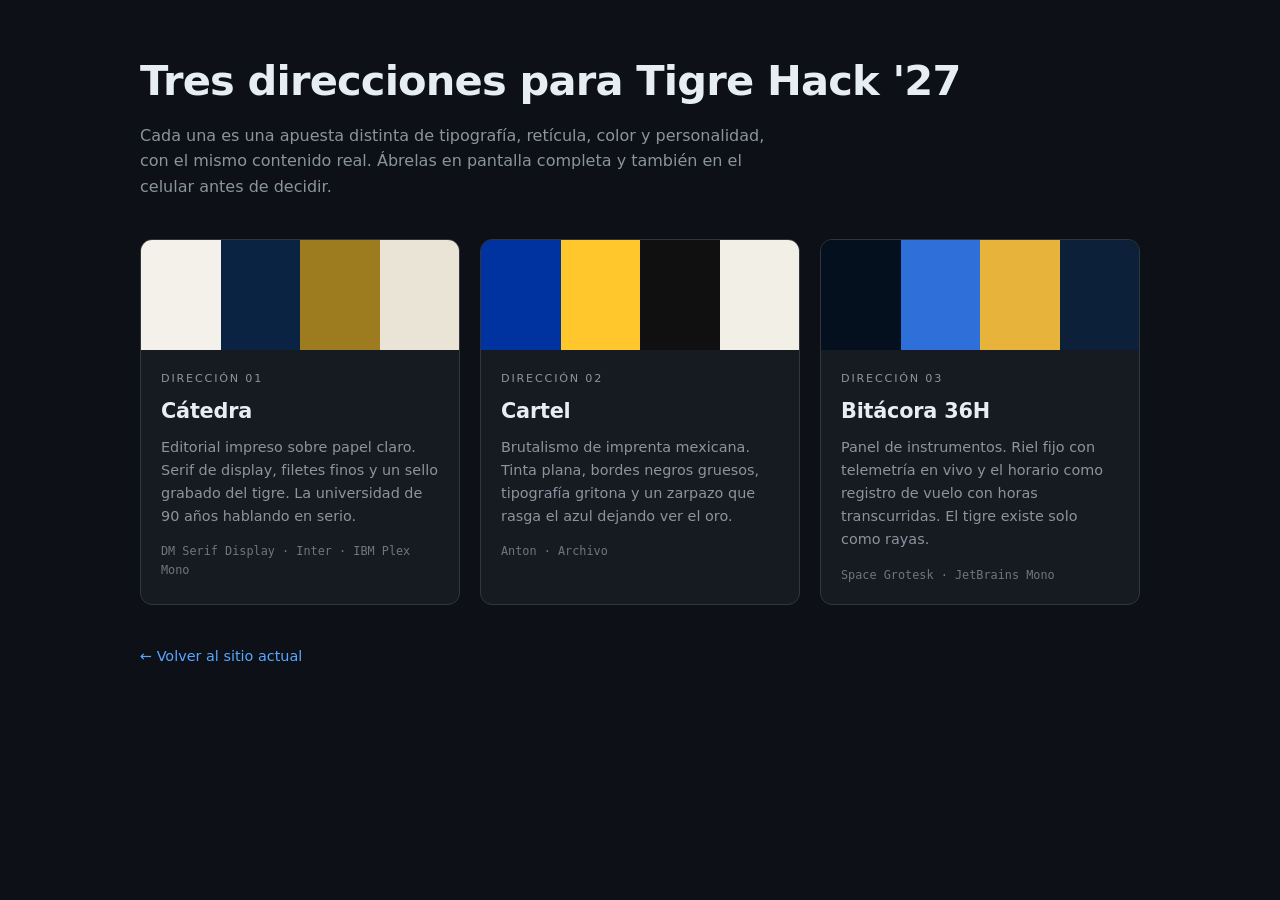
<file: disenos/index.html>
<!DOCTYPE html>
<html lang="es">
<head>
<meta charset="UTF-8" />
<meta name="viewport" content="width=device-width, initial-scale=1" />
<title>Tres direcciones — Tigre Hack '27</title>
<link rel="icon" type="image/png" href="../logo.png" />
<style>
*,*::before,*::after{margin:0;padding:0;box-sizing:border-box}
body{
  font-family:system-ui,-apple-system,"Segoe UI",sans-serif;
  background:#0d1117;color:#e6edf3;line-height:1.6;padding:3rem 1.5rem;
}
.w{max-width:1000px;margin:0 auto}
h1{font-size:clamp(1.8rem,4vw,2.6rem);letter-spacing:-.02em;margin-bottom:.5rem}
.sub{color:#8b949e;max-width:62ch;margin-bottom:2.5rem}
.g{display:grid;grid-template-columns:repeat(auto-fit,minmax(280px,1fr));gap:1.25rem}
.c{
  display:block;border:1px solid #30363d;border-radius:12px;overflow:hidden;
  background:#161b22;transition:border-color .2s,transform .2s;
}
.c:hover{border-color:#58a6ff;transform:translateY(-3px)}
.sw{height:110px;display:flex}
.sw i{flex:1}
.b{padding:1.25rem}
.n{font-size:.7rem;letter-spacing:.16em;text-transform:uppercase;color:#8b949e;margin-bottom:.4rem}
.t{font-size:1.3rem;font-weight:700;color:#e6edf3;margin-bottom:.5rem;letter-spacing:-.01em}
.d{font-size:.9rem;color:#8b949e}
.meta{margin-top:.9rem;font-size:.74rem;color:#6e7681;font-family:ui-monospace,Consolas,monospace}
a{text-decoration:none}
.back{display:inline-block;margin-top:2.5rem;color:#58a6ff;font-size:.9rem}
</style>
</head>
<body>
<div class="w">
  <h1>Tres direcciones para Tigre Hack '27</h1>
  <p class="sub">Cada una es una apuesta distinta de tipografía, retícula, color y personalidad, con el mismo contenido real. Ábrelas en pantalla completa y también en el celular antes de decidir.</p>

  <div class="g">
    <a class="c" href="1-catedra.html">
      <div class="sw"><i style="background:#f4f1ea"></i><i style="background:#0a2342"></i><i style="background:#9c7c1f"></i><i style="background:#eae4d7"></i></div>
      <div class="b">
        <div class="n">Dirección 01</div>
        <div class="t">Cátedra</div>
        <p class="d">Editorial impreso sobre papel claro. Serif de display, filetes finos y un sello grabado del tigre. La universidad de 90 años hablando en serio.</p>
        <div class="meta">DM Serif Display · Inter · IBM Plex Mono</div>
      </div>
    </a>

    <a class="c" href="2-cartel.html">
      <div class="sw"><i style="background:#0033a0"></i><i style="background:#ffc72c"></i><i style="background:#101010"></i><i style="background:#f2efe6"></i></div>
      <div class="b">
        <div class="n">Dirección 02</div>
        <div class="t">Cartel</div>
        <p class="d">Brutalismo de imprenta mexicana. Tinta plana, bordes negros gruesos, tipografía gritona y un zarpazo que rasga el azul dejando ver el oro.</p>
        <div class="meta">Anton · Archivo</div>
      </div>
    </a>

    <a class="c" href="3-bitacora.html">
      <div class="sw"><i style="background:#05101f"></i><i style="background:#2e6fd9"></i><i style="background:#e8b33a"></i><i style="background:#0d2039"></i></div>
      <div class="b">
        <div class="n">Dirección 03</div>
        <div class="t">Bitácora 36H</div>
        <p class="d">Panel de instrumentos. Riel fijo con telemetría en vivo y el horario como registro de vuelo con horas transcurridas. El tigre existe solo como rayas.</p>
        <div class="meta">Space Grotesk · JetBrains Mono</div>
      </div>
    </a>
  </div>

  <a class="back" href="../index.html">← Volver al sitio actual</a>
</div>
</body>
</html>
</file>
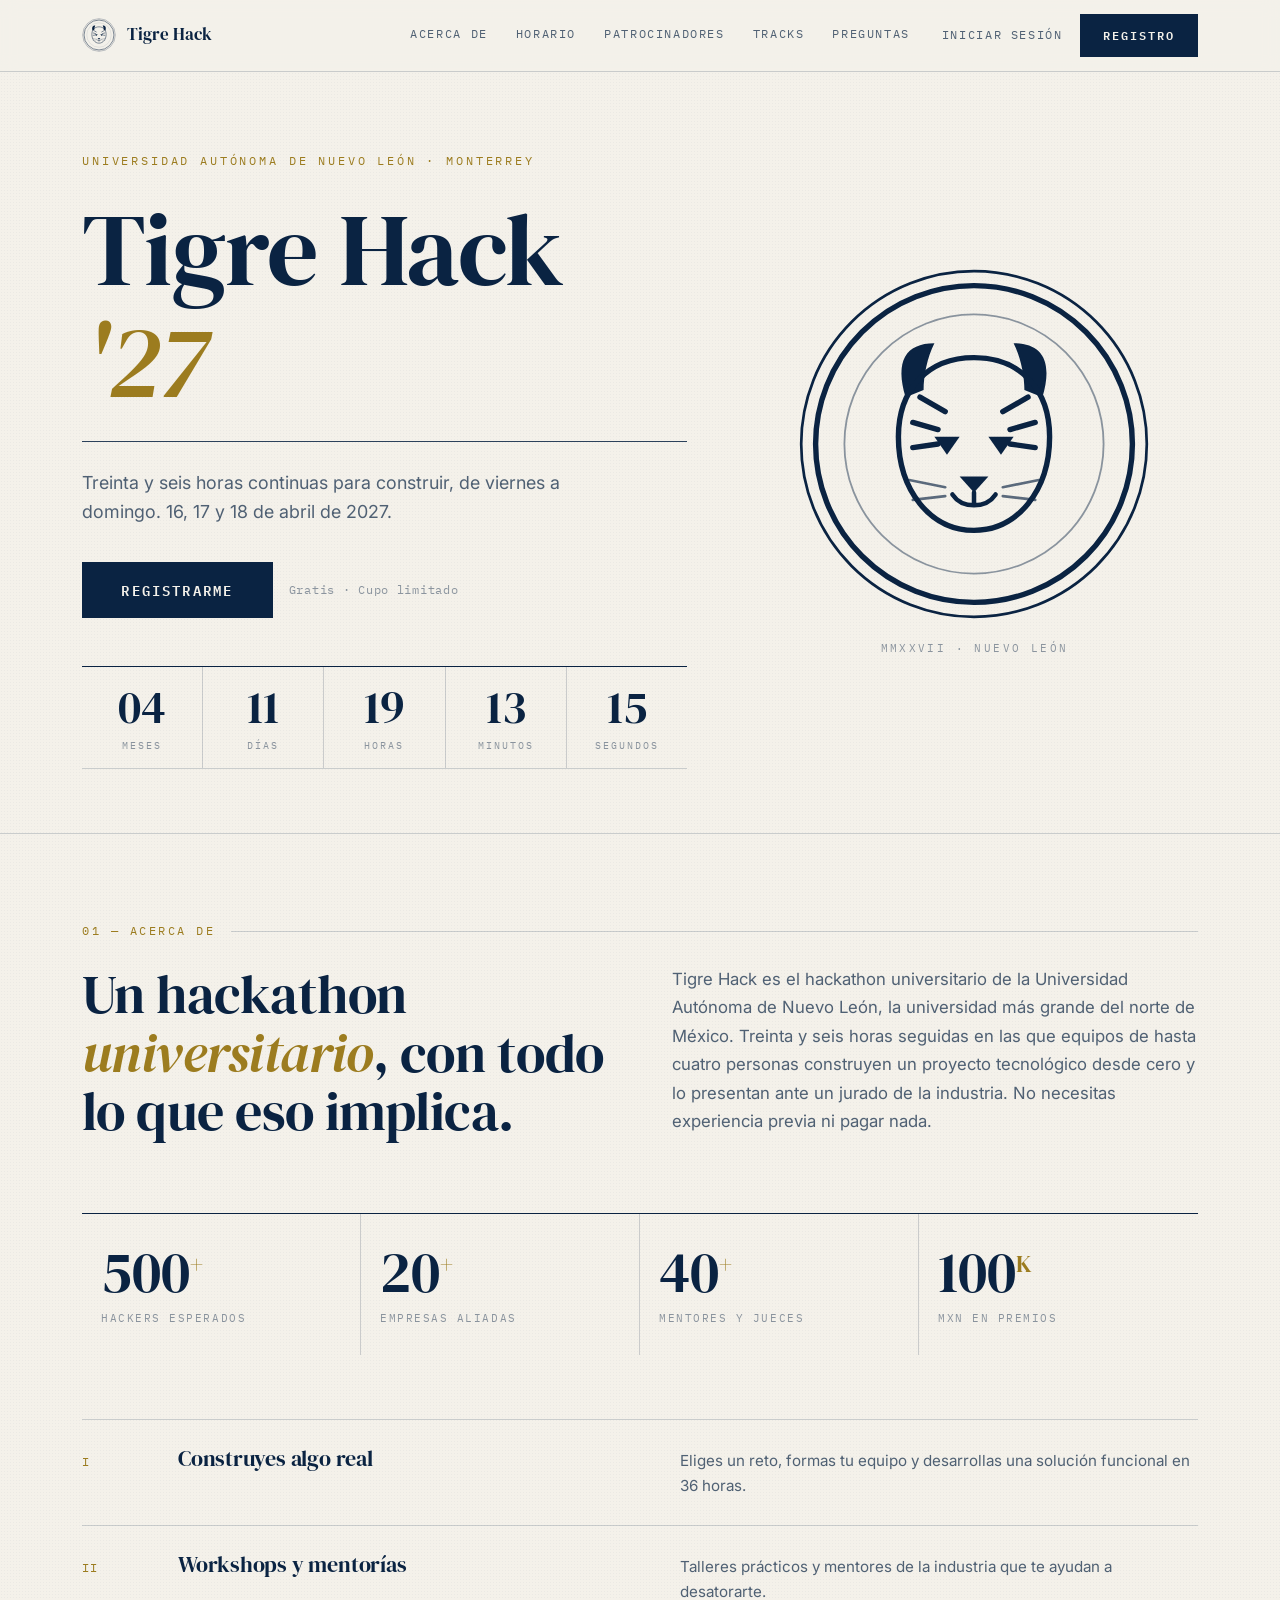
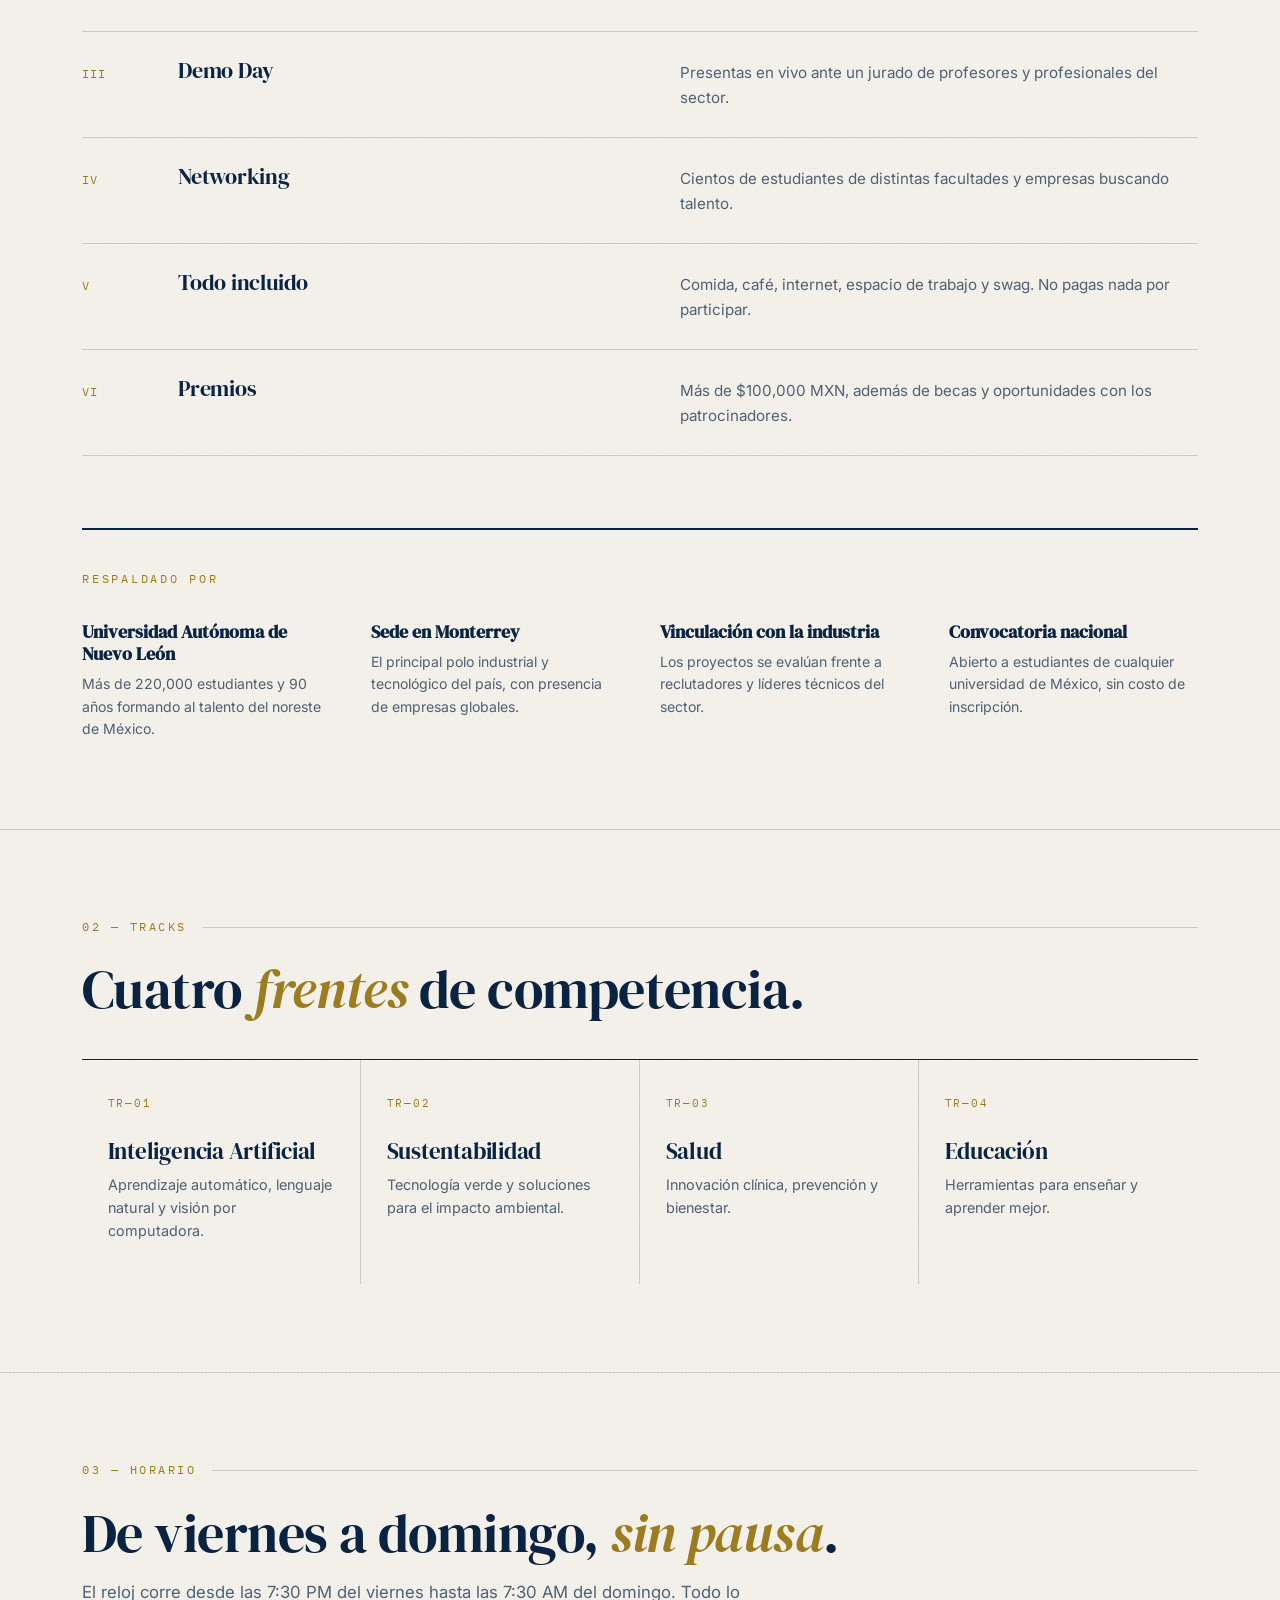
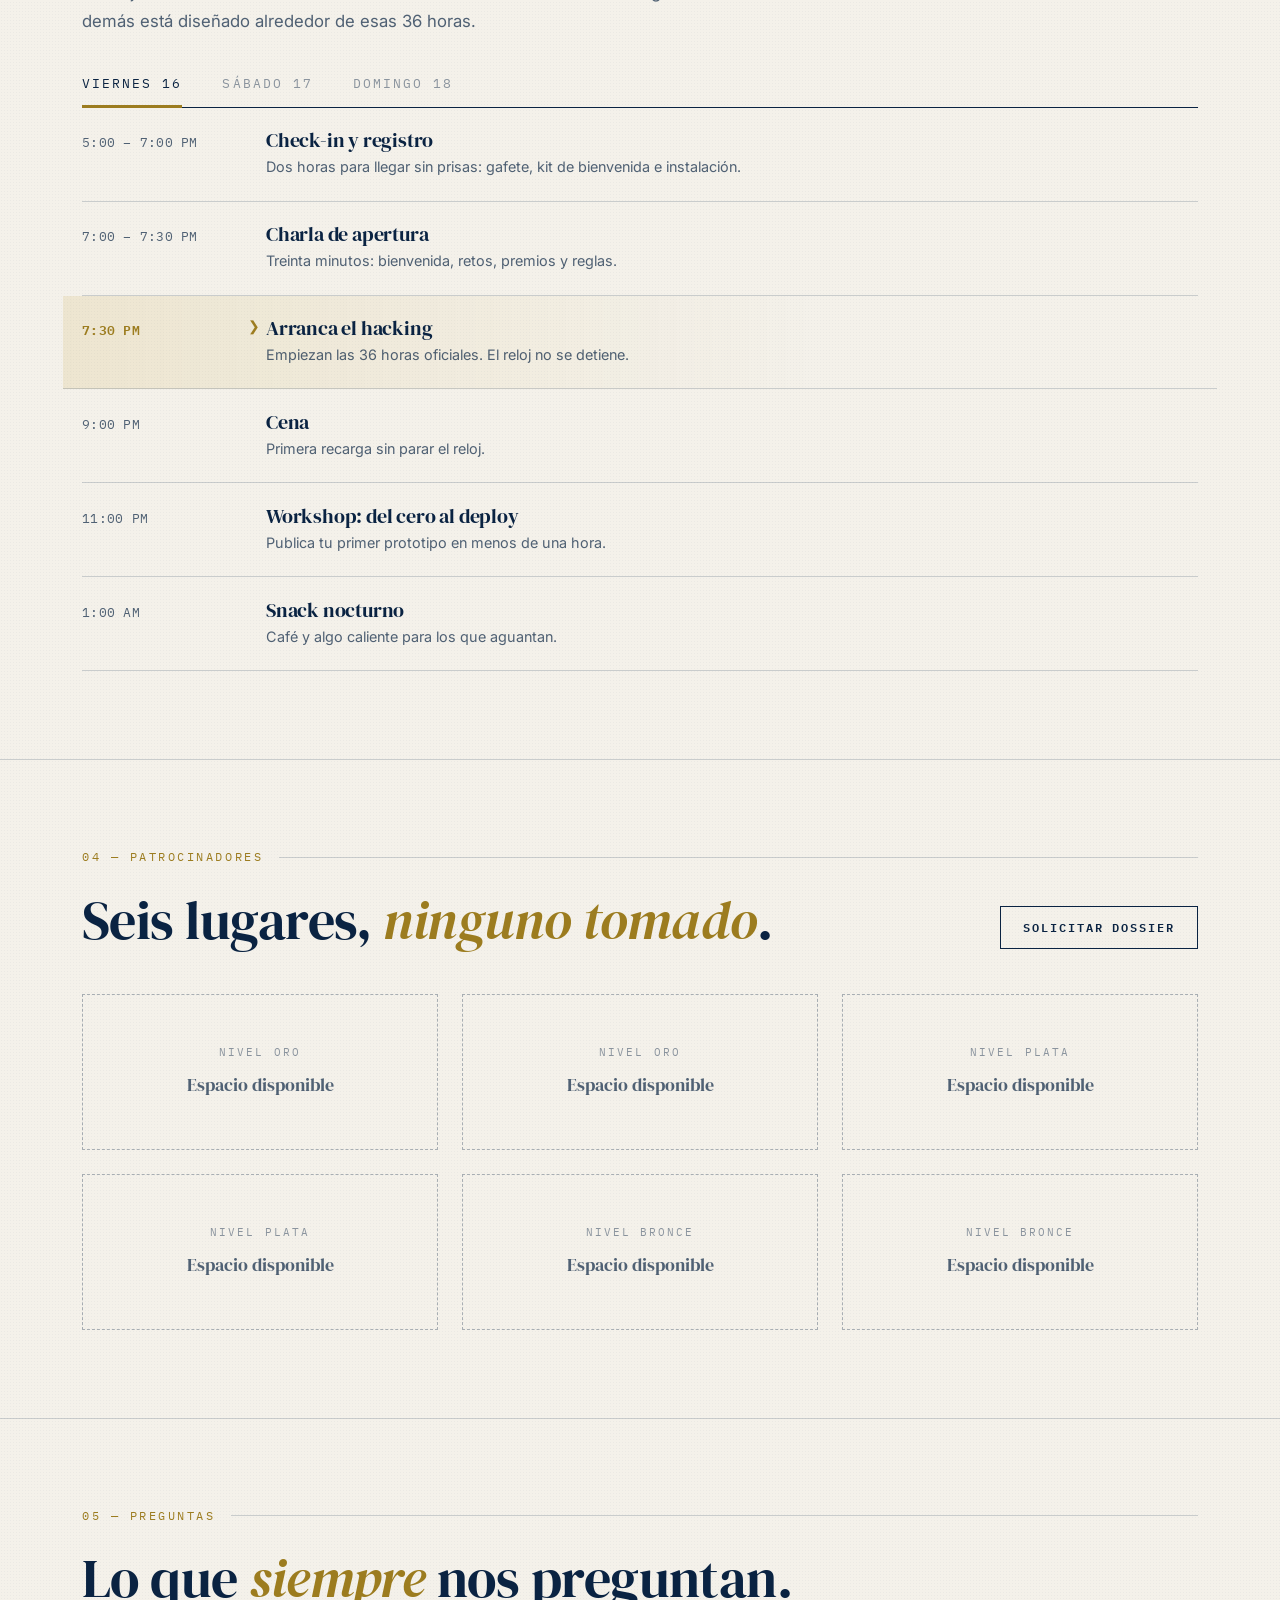
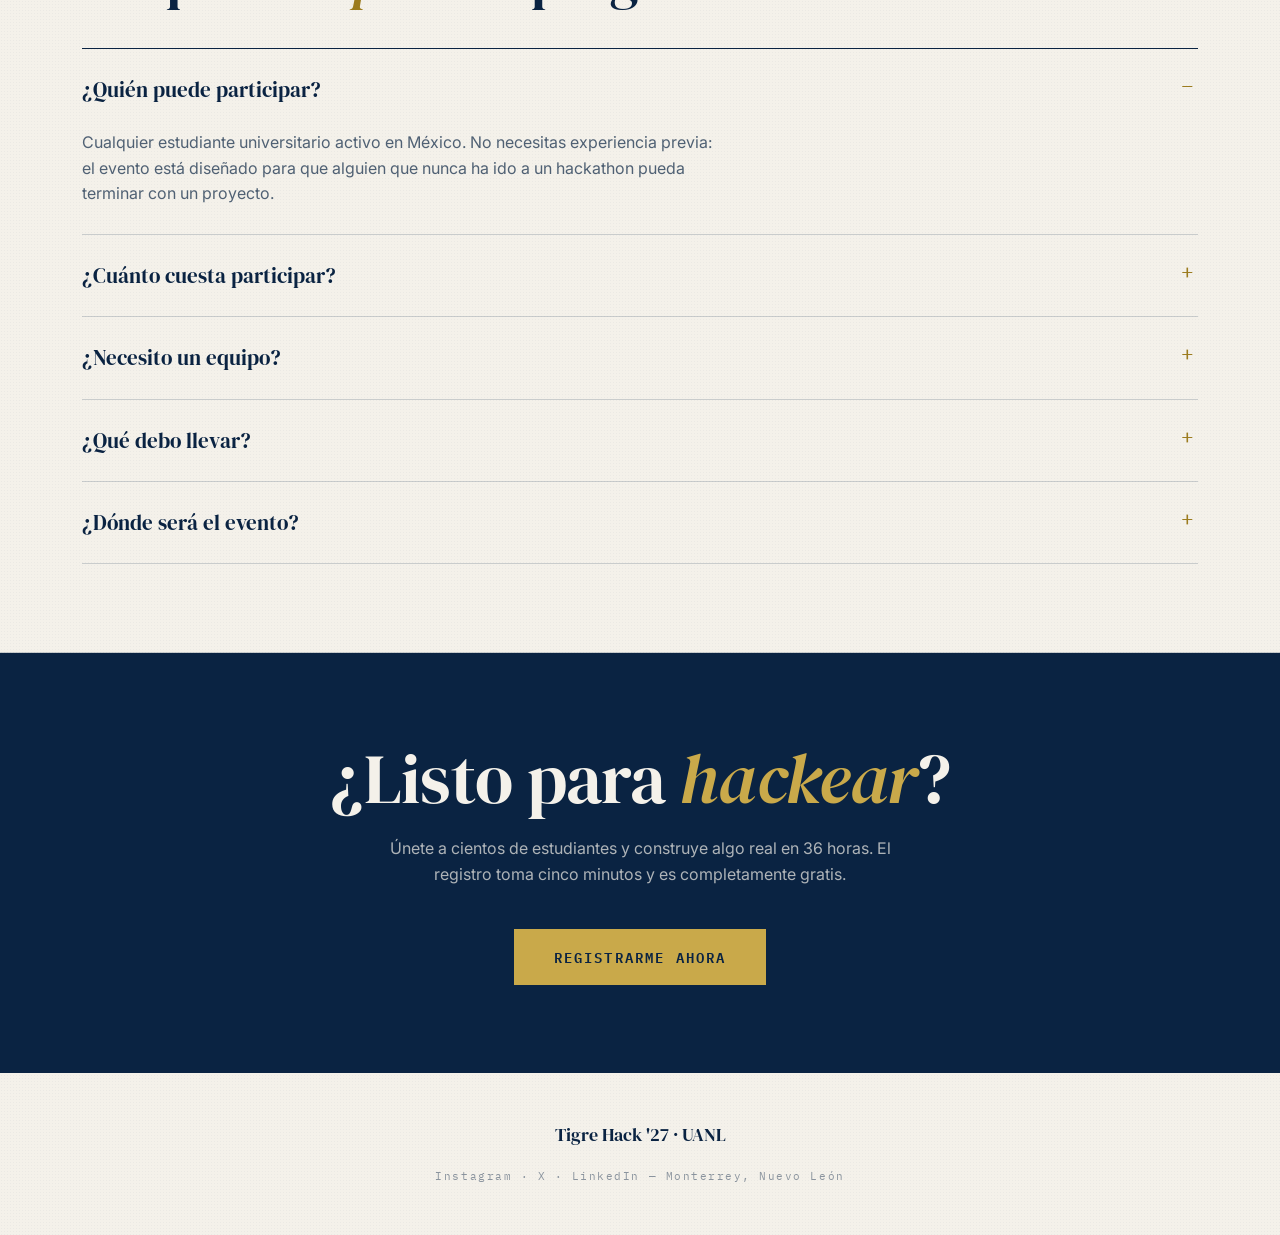
<file: disenos/1-catedra.html>
<!DOCTYPE html>
<html lang="es">
<head>
<meta charset="UTF-8" />
<meta name="viewport" content="width=device-width, initial-scale=1" />
<title>Dirección 1 · Cátedra — Tigre Hack '27</title>
<link rel="icon" type="image/png" href="../logo.png" />
<link rel="preconnect" href="https://fonts.googleapis.com" />
<link rel="preconnect" href="https://fonts.gstatic.com" crossorigin />
<link href="https://fonts.googleapis.com/css2?family=DM+Serif+Display:ital@0;1&family=Inter:wght@400;500;600;700&family=IBM+Plex+Mono:wght@400;500;600&display=swap" rel="stylesheet" />
<style>
/* ==========================================================
   DIRECCIÓN 1 — "CÁTEDRA"
   Editorial impreso. Papel, tinta y un sello de oro viejo.
   La universidad de 90 años hablándole a sus estudiantes.
   ========================================================== */
:root{
  --papel:#f4f1ea;
  --papel-2:#eae4d7;
  --tinta:#0a2342;
  --tinta-70:rgba(10,35,66,.7);
  --tinta-45:rgba(10,35,66,.45);
  --regla:rgba(10,35,66,.18);
  --azul:#003087;
  --oro:#9c7c1f;
  --oro-claro:#c9a94a;
  --serif:"DM Serif Display",Georgia,"Times New Roman",serif;
  --sans:"Inter",system-ui,-apple-system,"Segoe UI",sans-serif;
  --mono:"IBM Plex Mono",ui-monospace,Consolas,monospace;
}
*,*::before,*::after{margin:0;padding:0;box-sizing:border-box}
html{scroll-behavior:smooth}
html,body{max-width:100%;overflow-x:hidden}
body{
  background:var(--papel);
  color:var(--tinta);
  font-family:var(--sans);
  font-size:16px;
  line-height:1.6;
  /* Textura sutil de papel */
  background-image:radial-gradient(rgba(10,35,66,.035) 1px,transparent 1px);
  background-size:3px 3px;
}
a{color:inherit;text-decoration:none}
img{max-width:100%;display:block}

.wrap{max-width:1180px;margin:0 auto;padding:0 2rem}

/* Etiqueta de sección numerada, como índice de libro */
.kicker{
  font-family:var(--mono);
  font-size:.72rem;
  letter-spacing:.22em;
  text-transform:uppercase;
  color:var(--oro);
  display:flex;
  align-items:center;
  gap:1rem;
  margin-bottom:1.5rem;
}
.kicker::after{content:"";flex:1;height:1px;background:var(--regla)}

h1,h2,h3,.serif{font-family:var(--serif);font-weight:400;line-height:1.08;letter-spacing:-.01em}
.h-sec{font-size:clamp(2.1rem,4.6vw,3.4rem);margin-bottom:1rem}
.h-sec em{font-style:italic;color:var(--oro)}
.lede{font-size:1.05rem;color:var(--tinta-70);max-width:60ch;line-height:1.7}

/* ---------- NAVEGACIÓN ---------- */
nav{
  position:sticky;top:0;z-index:50;
  background:rgba(244,241,234,.92);
  backdrop-filter:blur(8px);
  border-bottom:1px solid var(--regla);
}
.nav-in{max-width:1180px;margin:0 auto;padding:.85rem 2rem;display:flex;align-items:center;gap:2rem}
.nav-mark{display:flex;align-items:center;gap:.7rem;flex-shrink:0}
.nav-mark .seal{width:34px;height:34px}
.nav-mark b{font-family:var(--serif);font-size:1.05rem;font-weight:400;letter-spacing:0}
.nav-links{display:flex;gap:1.75rem;margin-left:auto}
.nav-links a{
  font-family:var(--mono);font-size:.72rem;letter-spacing:.14em;
  text-transform:uppercase;color:var(--tinta-70);padding-bottom:2px;
  border-bottom:1px solid transparent;transition:.2s;
}
.nav-links a:hover{color:var(--tinta);border-bottom-color:var(--oro)}
.nav-act{display:flex;align-items:center;gap:1.1rem}
.nav-act .login{font-family:var(--mono);font-size:.72rem;letter-spacing:.14em;text-transform:uppercase;color:var(--tinta-70)}
.btn{
  display:inline-block;font-family:var(--mono);font-size:.74rem;
  letter-spacing:.16em;text-transform:uppercase;font-weight:600;
  background:var(--tinta);color:var(--papel);
  padding:.7rem 1.4rem;border:1px solid var(--tinta);transition:.2s;
}
.btn:hover{background:var(--oro);border-color:var(--oro);color:#fff}
.btn-ghost{background:transparent;color:var(--tinta)}
.btn-ghost:hover{background:var(--tinta);color:var(--papel)}
.btn-lg{font-size:.85rem;padding:1rem 2.4rem}

/* ---------- HERO ---------- */
.hero{padding:5rem 0 4rem;border-bottom:1px solid var(--regla)}
.hero-grid{display:grid;grid-template-columns:1.15fr .85fr;gap:4rem;align-items:center}
.hero-eyebrow{
  font-family:var(--mono);font-size:.74rem;letter-spacing:.24em;
  text-transform:uppercase;color:var(--oro);margin-bottom:1.5rem;
}
.hero h1{font-size:clamp(3.2rem,8.5vw,6.4rem);margin-bottom:.4rem}
.hero h1 .yr{font-style:italic;color:var(--oro)}
.hero-rule{height:1px;background:var(--tinta);margin:1.6rem 0;opacity:.85}
.hero-sub{font-size:1.12rem;color:var(--tinta-70);max-width:46ch;line-height:1.65}
.hero-cta{display:flex;flex-wrap:wrap;gap:1rem;align-items:center;margin-top:2.2rem}
.hero-note{font-family:var(--mono);font-size:.74rem;color:var(--tinta-45);letter-spacing:.06em}

/* El sello: el tigre como emblema grabado */
.seal-big{width:min(360px,100%);margin:0 auto;display:block}
.seal-cap{
  text-align:center;font-family:var(--mono);font-size:.68rem;
  letter-spacing:.22em;text-transform:uppercase;color:var(--tinta-45);margin-top:1rem;
}

/* Cuenta regresiva: tabla tipográfica, no cronómetro */
.count{display:flex;border-top:1px solid var(--tinta);border-bottom:1px solid var(--regla);margin-top:3rem}
.count-b{flex:1;padding:1.1rem 0 .9rem;border-right:1px solid var(--regla);text-align:center}
.count-b:last-child{border-right:0}
.count-n{font-family:var(--serif);font-size:clamp(1.9rem,4.2vw,2.9rem);line-height:1;font-variant-numeric:tabular-nums}
.count-l{font-family:var(--mono);font-size:.62rem;letter-spacing:.2em;text-transform:uppercase;color:var(--tinta-45);margin-top:.45rem}
.count-b[hidden]{display:none}

/* ---------- ACERCA ---------- */
section{padding:5.5rem 0;border-bottom:1px solid var(--regla)}
.two-col{display:grid;grid-template-columns:1fr 1fr;gap:4rem;align-items:start}

/* Cifras al estilo de un anuario */
.figs{display:grid;grid-template-columns:repeat(4,1fr);margin-top:3.5rem;border-top:1px solid var(--tinta)}
.fig{padding:1.8rem 1.2rem;border-right:1px solid var(--regla)}
.fig:last-child{border-right:0}
.fig-n{font-family:var(--serif);font-size:clamp(2.4rem,5vw,3.6rem);line-height:1;color:var(--tinta)}
.fig-n sup{font-size:.42em;vertical-align:super;color:var(--oro)}
.fig-l{font-family:var(--mono);font-size:.68rem;letter-spacing:.14em;text-transform:uppercase;color:var(--tinta-45);margin-top:.6rem;line-height:1.5}

/* Los seis puntos de valor: entradas de índice, no tarjetas */
.entries{margin-top:4rem;border-top:1px solid var(--regla)}
.entry{
  display:grid;grid-template-columns:4rem 1fr 1.1fr;gap:2rem;
  padding:1.7rem 0;border-bottom:1px solid var(--regla);align-items:baseline;
  transition:background .25s,padding-left .25s;
}
.entry:hover{background:rgba(156,124,31,.07);padding-left:.8rem}
.entry-n{font-family:var(--mono);font-size:.74rem;color:var(--oro);letter-spacing:.1em}
.entry h3{font-size:1.35rem}
.entry p{color:var(--tinta-70);font-size:.95rem}

/* Respaldo institucional */
.respaldo{margin-top:4.5rem;padding-top:2.5rem;border-top:2px solid var(--tinta)}
.respaldo-h{font-family:var(--mono);font-size:.72rem;letter-spacing:.24em;text-transform:uppercase;color:var(--oro);margin-bottom:2rem}
.respaldo-g{display:grid;grid-template-columns:repeat(4,1fr);gap:2.5rem}
.respaldo-g h4{font-family:var(--serif);font-size:1.12rem;margin-bottom:.5rem;line-height:1.25}
.respaldo-g p{font-size:.88rem;color:var(--tinta-70);line-height:1.6}

/* ---------- TRACKS ---------- */
.tracks-g{display:grid;grid-template-columns:repeat(4,1fr);gap:0;border-top:1px solid var(--tinta);margin-top:2.5rem}
.trk{padding:2.2rem 1.6rem 2.6rem;border-right:1px solid var(--regla);transition:background .25s}
.trk:last-child{border-right:0}
.trk:hover{background:var(--papel-2)}
.trk-n{font-family:var(--mono);font-size:.7rem;color:var(--oro);letter-spacing:.16em;margin-bottom:1.6rem}
.trk h3{font-size:1.45rem;margin-bottom:.6rem}
.trk p{font-size:.9rem;color:var(--tinta-70)}

/* ---------- HORARIO: un cuadro de horas impreso ---------- */
.days{display:flex;gap:2.5rem;margin:2.5rem 0 0;border-bottom:1px solid var(--tinta)}
.day{
  background:none;border:0;cursor:pointer;font-family:var(--mono);
  font-size:.8rem;letter-spacing:.16em;text-transform:uppercase;
  color:var(--tinta-45);padding:0 0 .9rem;position:relative;transition:color .2s;
}
.day::after{content:"";position:absolute;left:0;right:0;bottom:-1px;height:3px;background:var(--oro);transform:scaleX(0);transform-origin:left;transition:transform .28s}
.day:hover{color:var(--tinta)}
.day.on{color:var(--tinta)}
.day.on::after{transform:scaleX(1)}
.sched[hidden]{display:none}
.row{
  display:grid;grid-template-columns:9.5rem 1fr;gap:2rem;
  padding:1.4rem 0;border-bottom:1px solid var(--regla);align-items:baseline;
}
.row .t{font-family:var(--mono);font-size:.84rem;color:var(--tinta-70);letter-spacing:.02em;font-variant-numeric:tabular-nums}
.row h3{font-size:1.22rem;margin-bottom:.25rem}
.row p{font-size:.9rem;color:var(--tinta-70)}
/* Los cuatro momentos clave llevan filete de oro */
.row.key{background:linear-gradient(90deg,rgba(201,169,74,.16),transparent 65%);margin:0 -1.2rem;padding-left:1.2rem;padding-right:1.2rem}
.row.key .t{color:var(--oro);font-weight:600}
.row.key h3{position:relative}
.row.key h3::before{content:"❯";position:absolute;left:-1.15rem;color:var(--oro);font-size:.7em;top:.18em}

/* ---------- PATROCINADORES ---------- */
.sp-lead{display:flex;justify-content:space-between;align-items:flex-end;gap:2rem;flex-wrap:wrap}
.sp-g{display:grid;grid-template-columns:repeat(3,1fr);gap:1.5rem;margin-top:2.8rem}
.sp{
  aspect-ratio:16/7;border:1px dashed rgba(10,35,66,.32);
  display:flex;flex-direction:column;align-items:center;justify-content:center;gap:.5rem;
  transition:.25s;
}
.sp:hover{border-color:var(--oro);background:rgba(201,169,74,.08)}
.sp span{font-family:var(--mono);font-size:.7rem;letter-spacing:.18em;text-transform:uppercase;color:var(--tinta-45)}
.sp b{font-family:var(--serif);font-weight:400;font-size:1.15rem;color:var(--tinta-70)}

/* ---------- PREGUNTAS ---------- */
.faq{border-top:1px solid var(--tinta);margin-top:2.5rem}
.q{border-bottom:1px solid var(--regla)}
.q summary{
  cursor:pointer;list-style:none;padding:1.5rem 2.5rem 1.5rem 0;position:relative;
  font-family:var(--serif);font-size:1.3rem;
}
.q summary::-webkit-details-marker{display:none}
.q summary::after{
  content:"+";position:absolute;right:.25rem;top:1.25rem;
  font-family:var(--mono);font-size:1.3rem;color:var(--oro);transition:transform .25s;
}
.q[open] summary::after{content:"–"}
.q p{padding:0 4rem 1.7rem 0;color:var(--tinta-70);max-width:70ch}

/* ---------- CIERRE ---------- */
.close{background:var(--tinta);color:var(--papel);text-align:center;border:0}
.close h2{font-size:clamp(2.4rem,6vw,4.4rem);color:var(--papel)}
.close h2 em{font-style:italic;color:var(--oro-claro)}
.close p{color:rgba(244,241,234,.7);max-width:52ch;margin:1.2rem auto 2.6rem}
.close .btn{background:var(--oro-claro);border-color:var(--oro-claro);color:var(--tinta)}
.close .btn:hover{background:var(--papel);border-color:var(--papel)}
footer{padding:3rem 0;text-align:center}
footer .f-mark{font-family:var(--serif);font-size:1.1rem;margin-bottom:.8rem}
footer small{font-family:var(--mono);font-size:.68rem;letter-spacing:.14em;color:var(--tinta-45)}

@media (max-width:900px){
  .wrap{padding:0 1.25rem}
  .nav-in{padding:.7rem 1.25rem;gap:1rem}
  .nav-links{display:none}
  .hero{padding:3rem 0 2.5rem}
  .hero-grid{grid-template-columns:1fr;gap:2.5rem}
  .seal-big{width:min(230px,60%)}
  .two-col{grid-template-columns:1fr;gap:2rem}
  section{padding:3.5rem 0}
  .figs{grid-template-columns:1fr 1fr}
  .fig{border-bottom:1px solid var(--regla)}
  .fig:nth-child(2){border-right:0}
  .entry{grid-template-columns:2.5rem 1fr;gap:1rem}
  .entry p{grid-column:2}
  .respaldo-g{grid-template-columns:1fr 1fr;gap:1.75rem}
  .tracks-g{grid-template-columns:1fr 1fr}
  .trk:nth-child(2){border-right:0}
  .trk:nth-child(-n+2){border-bottom:1px solid var(--regla)}
  .days{gap:1.4rem;overflow-x:auto}
  .row{grid-template-columns:1fr;gap:.35rem}
  .sp-g{grid-template-columns:1fr 1fr;gap:1rem}
  .count-n{font-size:1.6rem}
}
@media (prefers-reduced-motion:reduce){*{animation:none!important;transition:none!important}}
</style>
</head>
<body>

<!-- El tigre como sello grabado: se define una vez y se reutiliza -->
<svg width="0" height="0" style="position:absolute" aria-hidden="true">
  <symbol id="sello" viewBox="0 0 200 200">
    <circle cx="100" cy="100" r="96" fill="none" stroke="currentColor" stroke-width="1.5"/>
    <circle cx="100" cy="100" r="88" fill="none" stroke="currentColor" stroke-width="3"/>
    <circle cx="100" cy="100" r="72" fill="none" stroke="currentColor" stroke-width="1" opacity=".45"/>
    <!-- orejas -->
    <path d="M62 74 C56 54, 62 44, 78 44 C74 52, 72 62, 72 70 Z" fill="currentColor"/>
    <path d="M138 74 C144 54, 138 44, 122 44 C126 52, 128 62, 128 70 Z" fill="currentColor"/>
    <!-- cabeza -->
    <path d="M100 52 C126 52, 142 70, 142 96 C142 126, 124 148, 100 148 C76 148, 58 126, 58 96 C58 70, 74 52, 100 52 Z"
          fill="none" stroke="currentColor" stroke-width="3"/>
    <!-- rayas -->
    <path d="M70 74 L84 82 M66 88 L80 92 M66 102 L80 100" stroke="currentColor" stroke-width="3" stroke-linecap="round"/>
    <path d="M130 74 L116 82 M134 88 L120 92 M134 102 L120 100" stroke="currentColor" stroke-width="3" stroke-linecap="round"/>
    <!-- ojos -->
    <path d="M78 96 L92 96 L85 106 Z" fill="currentColor"/>
    <path d="M108 96 L122 96 L115 106 Z" fill="currentColor"/>
    <!-- hocico -->
    <path d="M92 118 L108 118 L100 127 Z" fill="currentColor"/>
    <path d="M100 127 L100 134 M100 134 C94 134, 90 131, 88 128 M100 134 C106 134, 110 131, 112 128"
          stroke="currentColor" stroke-width="2.5" fill="none" stroke-linecap="round"/>
    <!-- bigotes -->
    <path d="M84 124 L64 120 M84 129 L66 131 M116 124 L136 120 M116 129 L134 131"
          stroke="currentColor" stroke-width="1.5" opacity=".65" stroke-linecap="round"/>
  </symbol>
</svg>

<nav>
  <div class="nav-in">
    <a href="#" class="nav-mark">
      <svg class="seal" style="color:var(--tinta)"><use href="#sello"/></svg>
      <b>Tigre Hack</b>
    </a>
    <div class="nav-links">
      <a href="#acerca">Acerca de</a>
      <a href="#horario">Horario</a>
      <a href="#patrocinadores">Patrocinadores</a>
      <a href="#tracks">Tracks</a>
      <a href="#preguntas">Preguntas</a>
    </div>
    <div class="nav-act">
      <a href="#" class="login">Iniciar sesión</a>
      <a href="#registro" class="btn">Registro</a>
    </div>
  </div>
</nav>

<header class="hero">
  <div class="wrap hero-grid">
    <div>
      <div class="hero-eyebrow">Universidad Autónoma de Nuevo León · Monterrey</div>
      <h1>Tigre Hack <span class="yr">'27</span></h1>
      <div class="hero-rule"></div>
      <p class="hero-sub">Treinta y seis horas continuas para construir, de viernes a domingo. 16, 17 y 18 de abril de 2027.</p>
      <div class="hero-cta">
        <a href="#registro" class="btn btn-lg">Registrarme</a>
        <span class="hero-note">Gratis · Cupo limitado</span>
      </div>
      <div class="count" id="count">
        <div class="count-b" id="b-mes"><div class="count-n" id="c-mes">00</div><div class="count-l">Meses</div></div>
        <div class="count-b"><div class="count-n" id="c-dia">00</div><div class="count-l">Días</div></div>
        <div class="count-b"><div class="count-n" id="c-hor">00</div><div class="count-l">Horas</div></div>
        <div class="count-b"><div class="count-n" id="c-min">00</div><div class="count-l">Minutos</div></div>
        <div class="count-b"><div class="count-n" id="c-seg">00</div><div class="count-l">Segundos</div></div>
      </div>
    </div>
    <div>
      <svg class="seal-big" viewBox="0 0 200 200" style="color:var(--tinta)"><use href="#sello"/></svg>
      <div class="seal-cap">MMXXVII · Nuevo León</div>
    </div>
  </div>
</header>

<section id="acerca">
  <div class="wrap">
    <div class="kicker">01 — Acerca de</div>
    <div class="two-col">
      <h2 class="h-sec">Un hackathon <em>universitario</em>, con todo lo que eso implica.</h2>
      <p class="lede">Tigre Hack es el hackathon universitario de la Universidad Autónoma de Nuevo León, la universidad más grande del norte de México. Treinta y seis horas seguidas en las que equipos de hasta cuatro personas construyen un proyecto tecnológico desde cero y lo presentan ante un jurado de la industria. No necesitas experiencia previa ni pagar nada.</p>
    </div>

    <div class="figs">
      <div class="fig"><div class="fig-n">500<sup>+</sup></div><div class="fig-l">Hackers esperados</div></div>
      <div class="fig"><div class="fig-n">20<sup>+</sup></div><div class="fig-l">Empresas aliadas</div></div>
      <div class="fig"><div class="fig-n">40<sup>+</sup></div><div class="fig-l">Mentores y jueces</div></div>
      <div class="fig"><div class="fig-n">100<sup>K</sup></div><div class="fig-l">MXN en premios</div></div>
    </div>

    <div class="entries">
      <div class="entry"><div class="entry-n">I</div><h3>Construyes algo real</h3><p>Eliges un reto, formas tu equipo y desarrollas una solución funcional en 36 horas.</p></div>
      <div class="entry"><div class="entry-n">II</div><h3>Workshops y mentorías</h3><p>Talleres prácticos y mentores de la industria que te ayudan a desatorarte.</p></div>
      <div class="entry"><div class="entry-n">III</div><h3>Demo Day</h3><p>Presentas en vivo ante un jurado de profesores y profesionales del sector.</p></div>
      <div class="entry"><div class="entry-n">IV</div><h3>Networking</h3><p>Cientos de estudiantes de distintas facultades y empresas buscando talento.</p></div>
      <div class="entry"><div class="entry-n">V</div><h3>Todo incluido</h3><p>Comida, café, internet, espacio de trabajo y swag. No pagas nada por participar.</p></div>
      <div class="entry"><div class="entry-n">VI</div><h3>Premios</h3><p>Más de $100,000 MXN, además de becas y oportunidades con los patrocinadores.</p></div>
    </div>

    <div class="respaldo">
      <div class="respaldo-h">Respaldado por</div>
      <div class="respaldo-g">
        <div><h4>Universidad Autónoma de Nuevo León</h4><p>Más de 220,000 estudiantes y 90 años formando al talento del noreste de México.</p></div>
        <div><h4>Sede en Monterrey</h4><p>El principal polo industrial y tecnológico del país, con presencia de empresas globales.</p></div>
        <div><h4>Vinculación con la industria</h4><p>Los proyectos se evalúan frente a reclutadores y líderes técnicos del sector.</p></div>
        <div><h4>Convocatoria nacional</h4><p>Abierto a estudiantes de cualquier universidad de México, sin costo de inscripción.</p></div>
      </div>
    </div>
  </div>
</section>

<section id="tracks">
  <div class="wrap">
    <div class="kicker">02 — Tracks</div>
    <h2 class="h-sec">Cuatro <em>frentes</em> de competencia.</h2>
    <div class="tracks-g">
      <div class="trk"><div class="trk-n">TR—01</div><h3>Inteligencia Artificial</h3><p>Aprendizaje automático, lenguaje natural y visión por computadora.</p></div>
      <div class="trk"><div class="trk-n">TR—02</div><h3>Sustentabilidad</h3><p>Tecnología verde y soluciones para el impacto ambiental.</p></div>
      <div class="trk"><div class="trk-n">TR—03</div><h3>Salud</h3><p>Innovación clínica, prevención y bienestar.</p></div>
      <div class="trk"><div class="trk-n">TR—04</div><h3>Educación</h3><p>Herramientas para enseñar y aprender mejor.</p></div>
    </div>
  </div>
</section>

<section id="horario">
  <div class="wrap">
    <div class="kicker">03 — Horario</div>
    <h2 class="h-sec">De viernes a domingo, <em>sin pausa</em>.</h2>
    <p class="lede">El reloj corre desde las 7:30 PM del viernes hasta las 7:30 AM del domingo. Todo lo demás está diseñado alrededor de esas 36 horas.</p>

    <div class="days" role="tablist">
      <button class="day on" data-d="v" role="tab">Viernes 16</button>
      <button class="day" data-d="s" role="tab">Sábado 17</button>
      <button class="day" data-d="d" role="tab">Domingo 18</button>
    </div>

    <div class="sched" id="d-v">
      <div class="row"><div class="t">5:00 – 7:00 PM</div><div><h3>Check-in y registro</h3><p>Dos horas para llegar sin prisas: gafete, kit de bienvenida e instalación.</p></div></div>
      <div class="row"><div class="t">7:00 – 7:30 PM</div><div><h3>Charla de apertura</h3><p>Treinta minutos: bienvenida, retos, premios y reglas.</p></div></div>
      <div class="row key"><div class="t">7:30 PM</div><div><h3>Arranca el hacking</h3><p>Empiezan las 36 horas oficiales. El reloj no se detiene.</p></div></div>
      <div class="row"><div class="t">9:00 PM</div><div><h3>Cena</h3><p>Primera recarga sin parar el reloj.</p></div></div>
      <div class="row"><div class="t">11:00 PM</div><div><h3>Workshop: del cero al deploy</h3><p>Publica tu primer prototipo en menos de una hora.</p></div></div>
      <div class="row"><div class="t">1:00 AM</div><div><h3>Snack nocturno</h3><p>Café y algo caliente para los que aguantan.</p></div></div>
    </div>

    <div class="sched" id="d-s" hidden>
      <div class="row"><div class="t">10:00 AM</div><div><h3>Desayuno</h3><p>Para los que durmieron y para los que no.</p></div></div>
      <div class="row"><div class="t">11:30 AM</div><div><h3>Workshops de patrocinadores</h3><p>Sesiones técnicas con las empresas que traen los retos.</p></div></div>
      <div class="row"><div class="t">12:30 PM</div><div><h3>Mentorías 1 a 1</h3><p>Bloques agendados con mentores de industria y profesores.</p></div></div>
      <div class="row"><div class="t">2:00 PM</div><div><h3>Comida</h3><p>Pausa obligatoria. Sal de la silla.</p></div></div>
      <div class="row key"><div class="t">4:00 PM</div><div><h3>Checkpoint de avance</h3><p>Enseña tu progreso a un mentor y corrige a tiempo.</p></div></div>
      <div class="row"><div class="t">6:30 PM</div><div><h3>Charla: cómo presentar tu proyecto</h3><p>Pitch en tres minutos sin arruinar 36 horas de trabajo.</p></div></div>
      <div class="row"><div class="t">9:00 PM</div><div><h3>Cena</h3><p>Última recarga fuerte antes del sprint final.</p></div></div>
      <div class="row"><div class="t">11:00 PM</div><div><h3>Noche de tigres</h3><p>Torneo relámpago y dinámicas para despejarte.</p></div></div>
    </div>

    <div class="sched" id="d-d" hidden>
      <div class="row key"><div class="t">7:30 AM</div><div><h3>Cierre de código</h3><p>Se cumplen las 36 horas. Entrega repositorio, video y presentación.</p></div></div>
      <div class="row"><div class="t">8:00 AM</div><div><h3>Ensayo libre</h3><p>Monta tu stand y practica el pitch.</p></div></div>
      <div class="row"><div class="t">10:00 AM</div><div><h3>Desayuno</h3><p>Ya la libraste. Come antes de presentar.</p></div></div>
      <div class="row"><div class="t">10:30 AM</div><div><h3>Ronda de jueces</h3><p>Expo por mesas: los jueces pasan a ver la demo en vivo.</p></div></div>
      <div class="row"><div class="t">12:30 PM</div><div><h3>Pitch de finalistas</h3><p>Los mejores equipos presentan en el escenario principal.</p></div></div>
      <div class="row"><div class="t">2:00 PM</div><div><h3>Comida</h3><p>Comemos juntos mientras delibera el jurado.</p></div></div>
      <div class="row key"><div class="t">3:30 PM</div><div><h3>Premiación y clausura</h3><p>Ganadores generales, premios por reto y menciones especiales.</p></div></div>
      <div class="row"><div class="t">4:30 PM</div><div><h3>Foto grupal y despedida</h3><p>Nos llevamos la foto y tú te llevas el proyecto.</p></div></div>
    </div>
  </div>
</section>

<section id="patrocinadores">
  <div class="wrap">
    <div class="kicker">04 — Patrocinadores</div>
    <div class="sp-lead">
      <h2 class="h-sec" style="margin:0">Seis lugares, <em>ninguno tomado</em>.</h2>
      <a href="#" class="btn btn-ghost">Solicitar dossier</a>
    </div>
    <div class="sp-g">
      <div class="sp"><span>Nivel Oro</span><b>Espacio disponible</b></div>
      <div class="sp"><span>Nivel Oro</span><b>Espacio disponible</b></div>
      <div class="sp"><span>Nivel Plata</span><b>Espacio disponible</b></div>
      <div class="sp"><span>Nivel Plata</span><b>Espacio disponible</b></div>
      <div class="sp"><span>Nivel Bronce</span><b>Espacio disponible</b></div>
      <div class="sp"><span>Nivel Bronce</span><b>Espacio disponible</b></div>
    </div>
  </div>
</section>

<section id="preguntas">
  <div class="wrap">
    <div class="kicker">05 — Preguntas</div>
    <h2 class="h-sec">Lo que <em>siempre</em> nos preguntan.</h2>
    <div class="faq">
      <details class="q" open><summary>¿Quién puede participar?</summary><p>Cualquier estudiante universitario activo en México. No necesitas experiencia previa: el evento está diseñado para que alguien que nunca ha ido a un hackathon pueda terminar con un proyecto.</p></details>
      <details class="q"><summary>¿Cuánto cuesta participar?</summary><p>Nada. Incluye comida, bebidas, café, internet, espacio de trabajo, swag y acceso a todos los workshops.</p></details>
      <details class="q"><summary>¿Necesito un equipo?</summary><p>El registro es individual, pero debes formar tu propio equipo de hasta cuatro personas antes del evento.</p></details>
      <details class="q"><summary>¿Qué debo llevar?</summary><p>Tu laptop, cargador y ganas. Nosotros ponemos la comida, el internet, el espacio y el café.</p></details>
      <details class="q"><summary>¿Dónde será el evento?</summary><p>En las instalaciones de la UANL, en Monterrey, Nuevo León. La ubicación exacta se comparte al confirmar tu registro.</p></details>
    </div>
  </div>
</section>

<section class="close" id="registro">
  <div class="wrap">
    <h2>¿Listo para <em>hackear</em>?</h2>
    <p>Únete a cientos de estudiantes y construye algo real en 36 horas. El registro toma cinco minutos y es completamente gratis.</p>
    <a href="#" class="btn btn-lg">Registrarme ahora</a>
  </div>
</section>

<footer>
  <div class="wrap">
    <div class="f-mark">Tigre Hack '27 · UANL</div>
    <small>Instagram · X · LinkedIn — Monterrey, Nuevo León</small>
  </div>
</footer>

<script>
const META = new Date("2027-04-16T17:00:00");
const p = n => String(n).padStart(2,"0");
const bMes = document.getElementById("b-mes");
function meses(a,b){
  let m=(b.getFullYear()-a.getFullYear())*12+(b.getMonth()-a.getMonth());
  const t=new Date(a); t.setMonth(t.getMonth()+m);
  if(t>b) m--;
  return Math.max(0,m);
}
function tick(){
  const now=new Date();
  if(META-now<=0) return;
  const m=meses(now,META);
  const base=new Date(now); base.setMonth(base.getMonth()+m);
  const r=META-base;
  bMes.hidden = m===0;
  document.getElementById("c-mes").textContent=p(m);
  document.getElementById("c-dia").textContent=p(Math.floor(r/864e5));
  document.getElementById("c-hor").textContent=p(Math.floor(r%864e5/36e5));
  document.getElementById("c-min").textContent=p(Math.floor(r%36e5/6e4));
  document.getElementById("c-seg").textContent=p(Math.floor(r%6e4/1e3));
}
tick(); setInterval(tick,1000);

document.querySelectorAll(".day").forEach(b=>{
  b.addEventListener("click",()=>{
    document.querySelectorAll(".day").forEach(o=>{
      const on=o===b;
      o.classList.toggle("on",on);
      document.getElementById("d-"+o.dataset.d).hidden=!on;
    });
  });
});
</script>
</body>
</html>
</file>
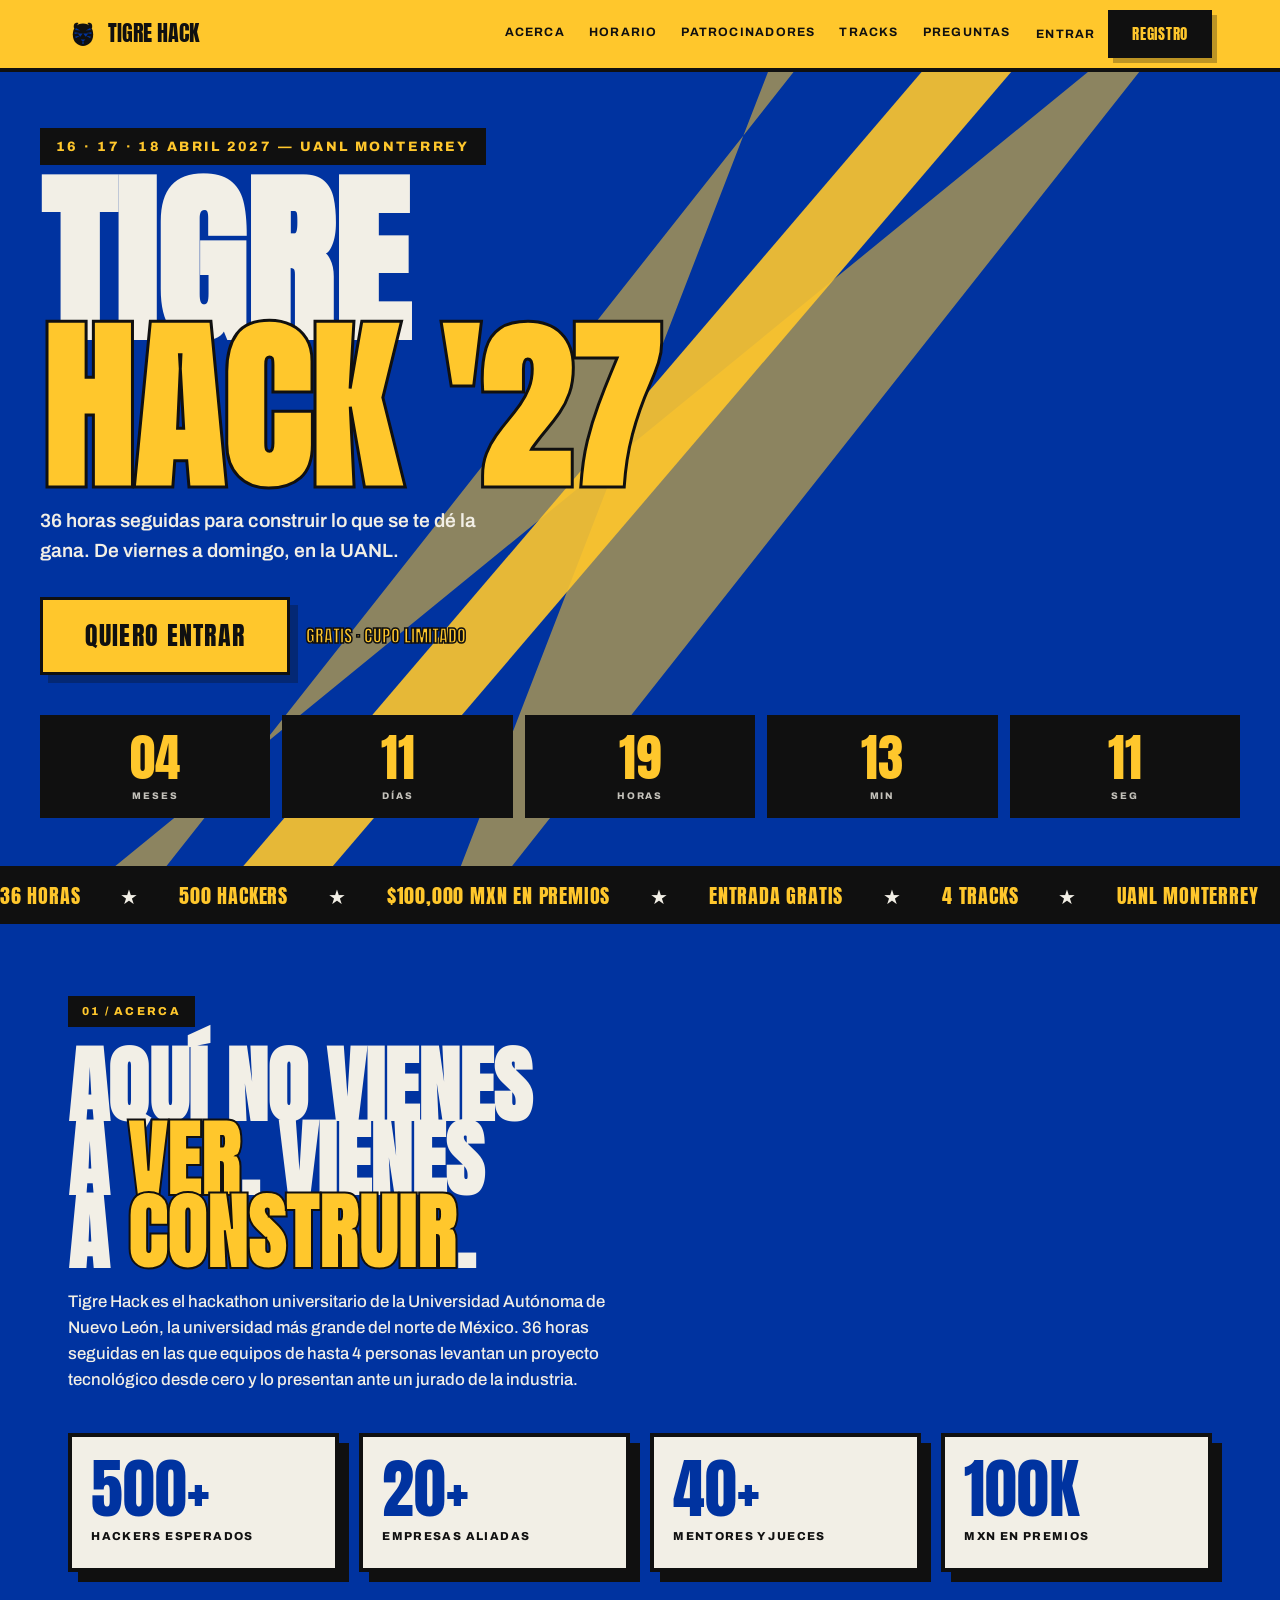
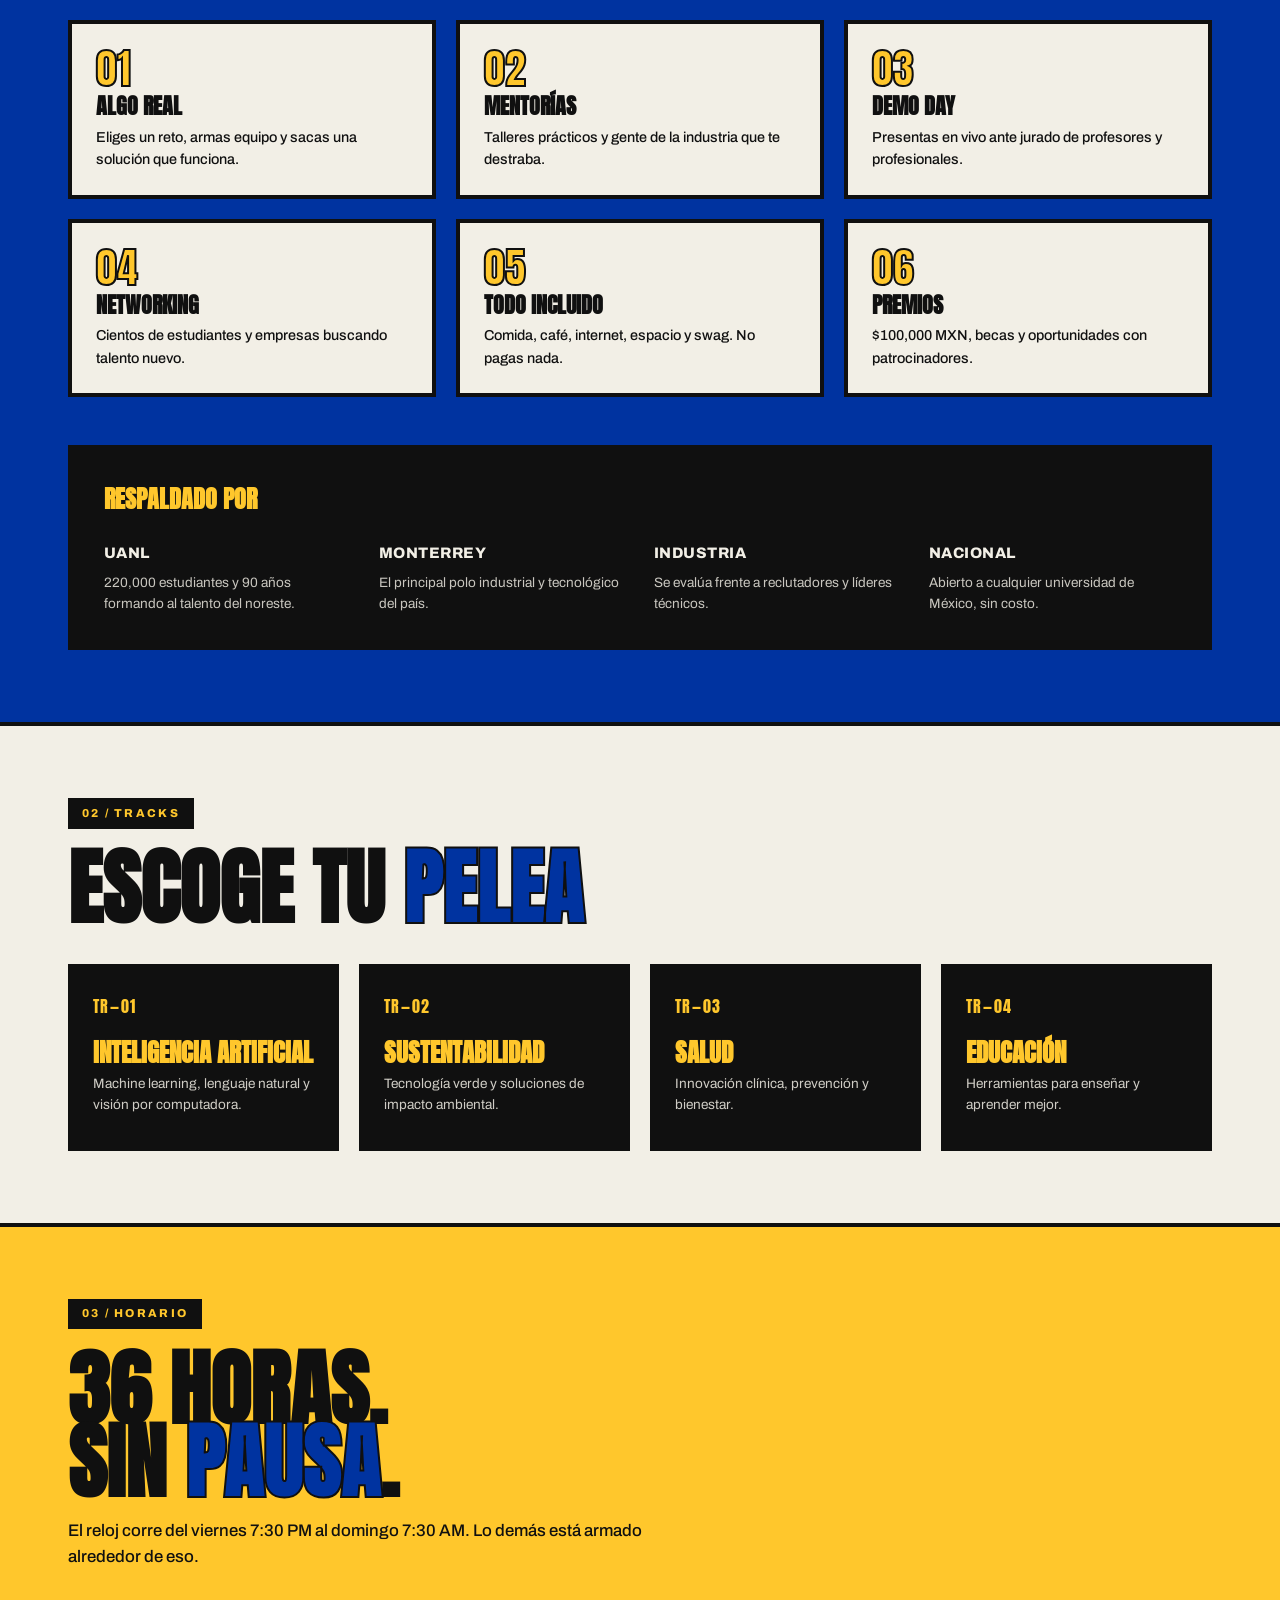
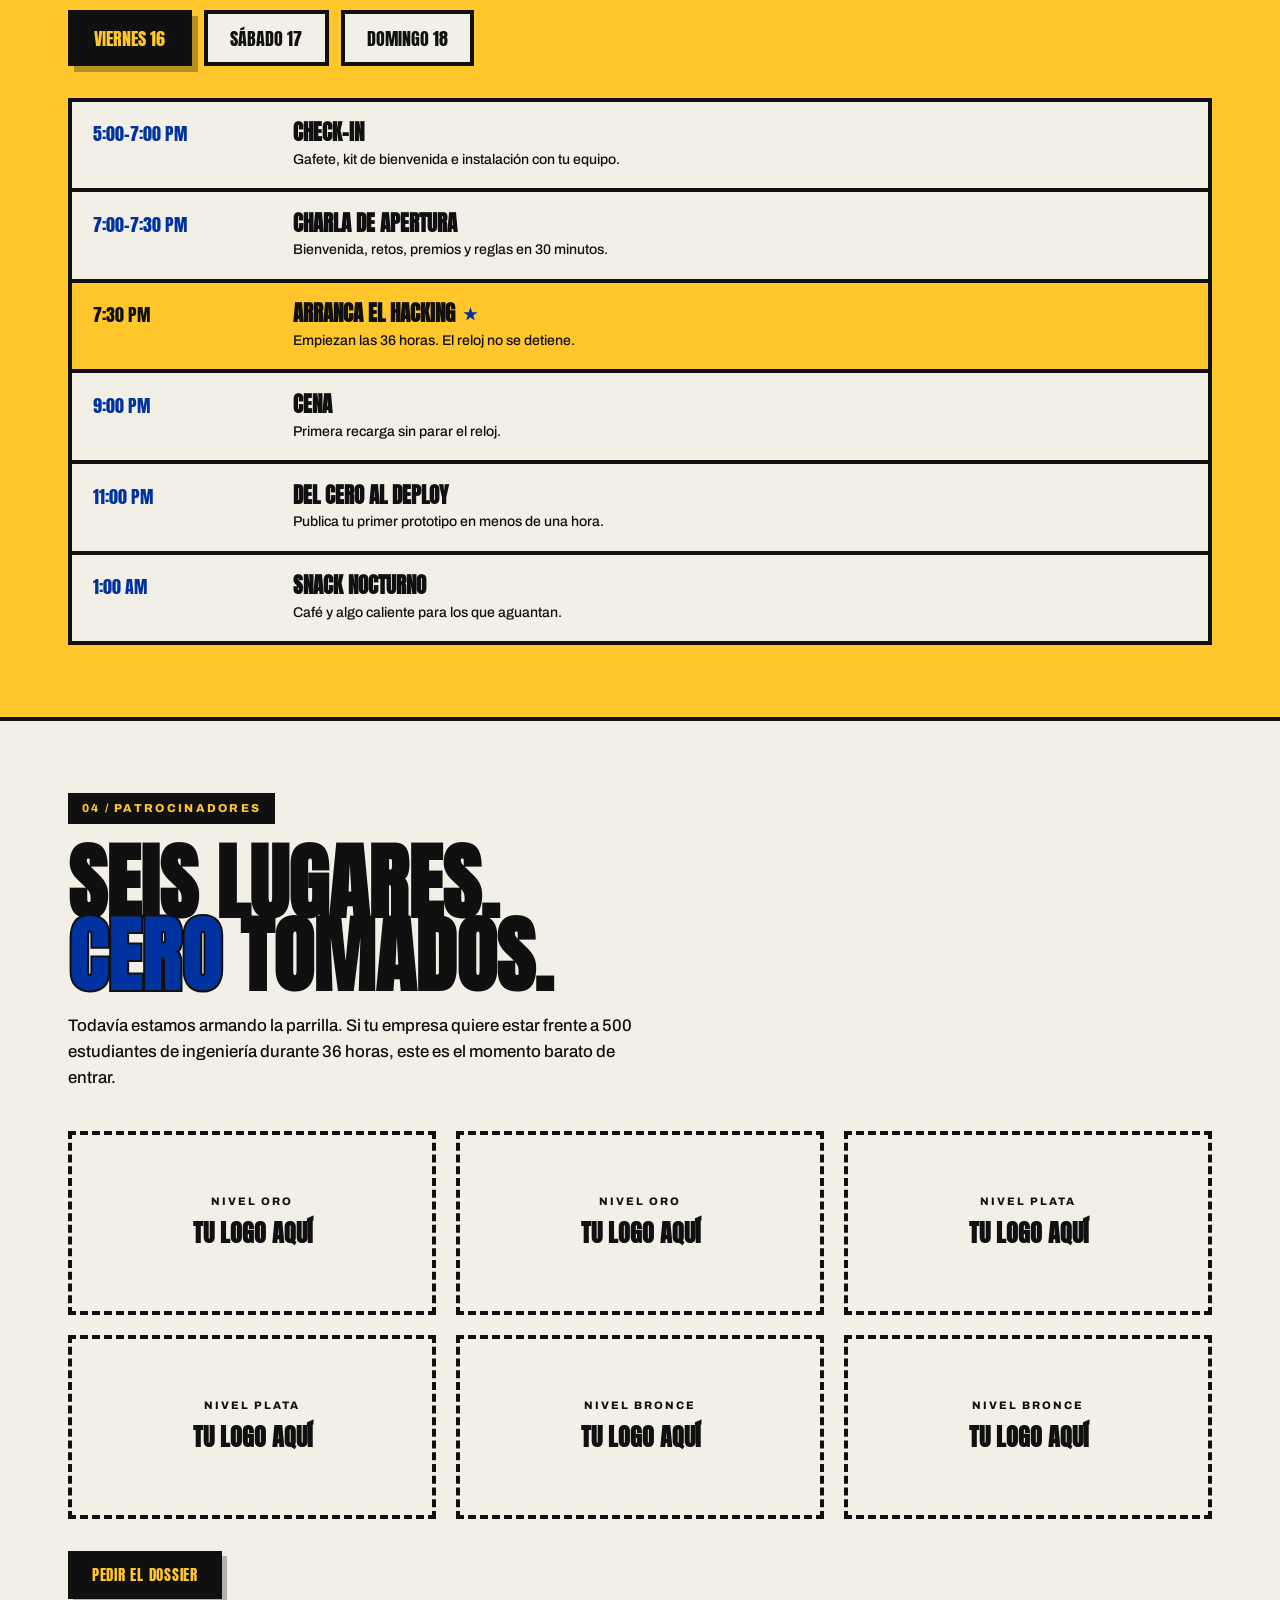
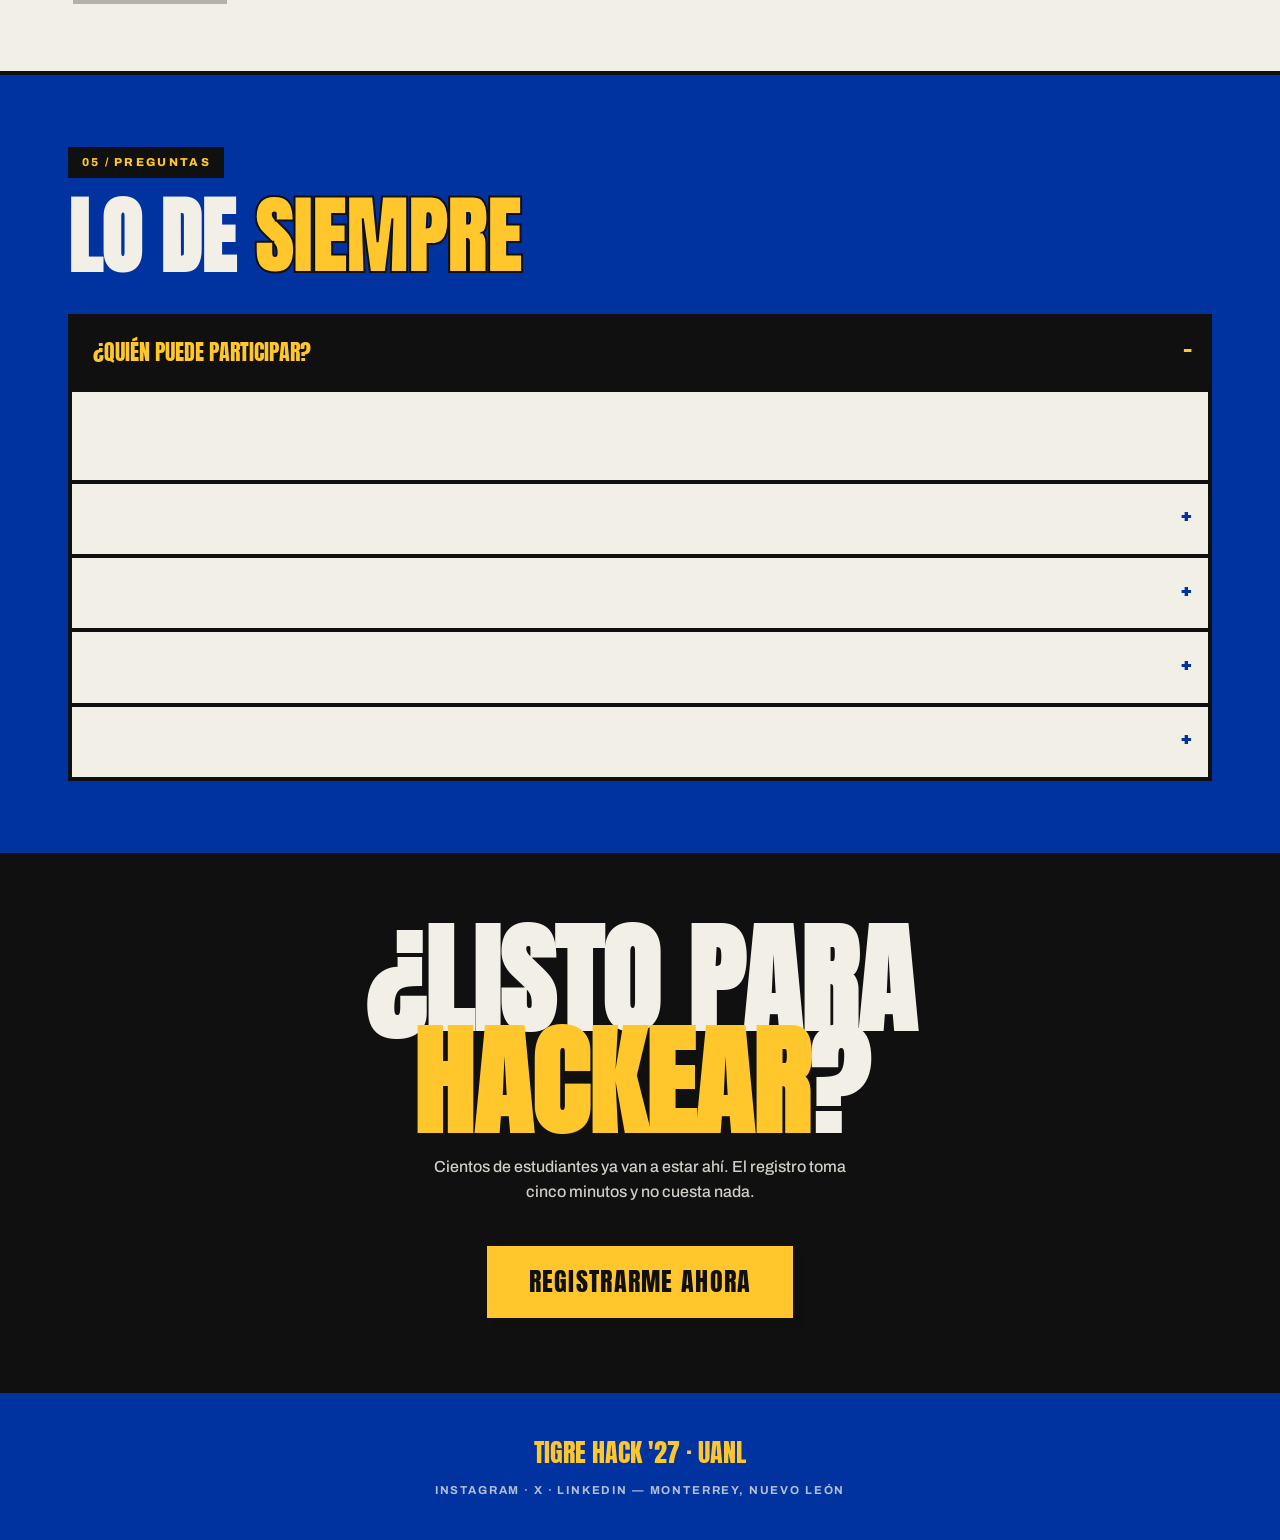
<file: disenos/2-cartel.html>
<!DOCTYPE html>
<html lang="es">
<head>
<meta charset="UTF-8" />
<meta name="viewport" content="width=device-width, initial-scale=1" />
<title>Dirección 2 · Cartel — Tigre Hack '27</title>
<link rel="icon" type="image/png" href="../logo.png" />
<link rel="preconnect" href="https://fonts.googleapis.com" />
<link rel="preconnect" href="https://fonts.gstatic.com" crossorigin />
<link href="https://fonts.googleapis.com/css2?family=Anton&family=Archivo:wght@400;500;600;700;800&display=swap" rel="stylesheet" />
<style>
/* ==========================================================
   DIRECCIÓN 2 — "CARTEL"
   Brutalismo de imprenta. Cartel de lucha libre y de feria
   de pueblo: tinta plana, bordes duros, tipografía gritona.
   ========================================================== */
:root{
  --azul:#0033a0;
  --azul-hondo:#00205c;
  --oro:#ffc72c;
  --negro:#101010;
  --hueso:#f2efe6;
  --display:"Anton",Impact,"Haettenschweiler","Arial Narrow Bold",sans-serif;
  --sans:"Archivo",system-ui,-apple-system,"Segoe UI",sans-serif;
  --borde:4px solid var(--negro);
  --sombra:10px 10px 0 var(--negro);
}
*,*::before,*::after{margin:0;padding:0;box-sizing:border-box}
html{scroll-behavior:smooth}
html,body{max-width:100%;overflow-x:hidden}
body{
  background:var(--hueso);
  color:var(--negro);
  font-family:var(--sans);
  font-size:16px;
  line-height:1.55;
}
a{color:inherit;text-decoration:none}
img{max-width:100%;display:block}
.wrap{max-width:1200px;margin:0 auto;padding:0 1.75rem}

.disp{font-family:var(--display);font-weight:400;text-transform:uppercase;line-height:.86;letter-spacing:.005em}
.h-sec{font-family:var(--display);font-size:clamp(2.6rem,7vw,5.2rem);text-transform:uppercase;line-height:.88;margin-bottom:1.25rem}
.h-sec span{color:var(--azul);-webkit-text-stroke:2px var(--negro)}
.lede{font-size:1.05rem;max-width:58ch;font-weight:500}

/* Etiqueta cuadrada de sección */
.tag{
  display:inline-block;background:var(--negro);color:var(--oro);
  font-weight:800;font-size:.72rem;letter-spacing:.2em;text-transform:uppercase;
  padding:.4rem .85rem;margin-bottom:1.4rem;
}

/* ---------- NAVEGACIÓN ---------- */
nav{position:sticky;top:0;z-index:60;background:var(--oro);border-bottom:var(--borde)}
.nav-in{max-width:1200px;margin:0 auto;padding:.6rem 1.75rem;display:flex;align-items:center;gap:1.5rem}
.nav-mark{font-family:var(--display);font-size:1.35rem;text-transform:uppercase;display:flex;align-items:center;gap:.6rem}
.nav-mark svg{width:30px;height:30px}
.nav-links{display:flex;gap:1.3rem;margin-left:auto}
.nav-links a{font-weight:700;font-size:.76rem;letter-spacing:.1em;text-transform:uppercase;padding:.2rem .1rem;border-bottom:3px solid transparent}
.nav-links a:hover{border-bottom-color:var(--negro)}
.nav-act{display:flex;align-items:center;gap:.8rem}
.nav-act .login{font-weight:700;font-size:.76rem;letter-spacing:.1em;text-transform:uppercase}
.btn{
  display:inline-block;font-family:var(--display);text-transform:uppercase;
  font-size:.95rem;letter-spacing:.05em;
  background:var(--negro);color:var(--oro);
  padding:.6rem 1.3rem;border:3px solid var(--negro);
  box-shadow:5px 5px 0 rgba(16,16,16,.28);
  transition:transform .12s,box-shadow .12s;
}
.btn:hover{transform:translate(-2px,-2px);box-shadow:8px 8px 0 rgba(16,16,16,.35)}
.btn:active{transform:translate(3px,3px);box-shadow:2px 2px 0 rgba(16,16,16,.3)}
.btn-xl{font-size:1.6rem;padding:1rem 2.6rem;box-shadow:8px 8px 0 rgba(16,16,16,.3)}
.btn-oro{background:var(--oro);color:var(--negro)}
.btn-hueso{background:var(--hueso);color:var(--negro)}

/* ---------- HERO ---------- */
.hero{background:var(--azul);color:var(--hueso);border-bottom:var(--borde);position:relative;overflow:hidden}
/* El zarpazo rasga el azul y deja ver el oro */
.hero::after{
  content:"";position:absolute;inset:0;pointer-events:none;
  background:var(--oro);
  clip-path:polygon(72% 0,79% 0,26% 100%,19% 100%);
  opacity:.9;
}
.hero::before{
  content:"";position:absolute;inset:0;pointer-events:none;
  background:var(--oro);
  clip-path:polygon(85% 0,89% 0,40% 100%,36% 100%, 60% 0, 62% 0, 13% 100%, 9% 100%);
  opacity:.55;
}
.hero-in{position:relative;z-index:2;padding:3.5rem 0 0}
.hero-top{display:flex;flex-wrap:wrap;align-items:flex-end;gap:2rem;justify-content:space-between}
.hero-fecha{
  font-weight:800;font-size:.85rem;letter-spacing:.18em;text-transform:uppercase;
  background:var(--negro);color:var(--oro);padding:.5rem 1rem;display:inline-block;
}
.hero h1{font-family:var(--display);text-transform:uppercase;line-height:.8;margin:1.5rem 0 0}
.hero h1 .l1{display:block;font-size:clamp(3.6rem,15.5vw,11.5rem);color:var(--hueso)}
.hero h1 .l2{display:block;font-size:clamp(3.6rem,15.5vw,11.5rem);color:var(--oro);-webkit-text-stroke:3px var(--negro)}
.hero-bajada{font-weight:600;font-size:clamp(.95rem,2.2vw,1.2rem);margin-top:1.4rem;max-width:44ch}
.hero-acts{display:flex;flex-wrap:wrap;gap:1rem;align-items:center;margin:2rem 0 2.5rem}
.hero-gratis{font-family:var(--display);font-size:1.1rem;text-transform:uppercase;color:var(--oro);-webkit-text-stroke:1.5px var(--negro)}

/* Cuenta regresiva en cajas negras */
.count{display:flex;flex-wrap:wrap;gap:.75rem;padding-bottom:3rem}
.count-b{background:var(--negro);border:3px solid var(--negro);min-width:104px;flex:1;text-align:center;padding:.85rem .4rem .7rem}
.count-b[hidden]{display:none}
.count-n{font-family:var(--display);font-size:clamp(2rem,5vw,3.2rem);color:var(--oro);line-height:1;font-variant-numeric:tabular-nums}
.count-l{font-weight:800;font-size:.6rem;letter-spacing:.2em;text-transform:uppercase;color:var(--hueso);margin-top:.4rem;opacity:.8}

/* Cintillo que corre */
.ticker{background:var(--negro);color:var(--oro);border-bottom:var(--borde);overflow:hidden;padding:.6rem 0}
.ticker-in{display:flex;gap:2.5rem;width:max-content;animation:corre 26s linear infinite}
.ticker span{font-family:var(--display);font-size:1.25rem;text-transform:uppercase;white-space:nowrap;letter-spacing:.04em}
.ticker span::after{content:"★";margin-left:2.5rem;color:var(--hueso)}
@keyframes corre{to{transform:translateX(-50%)}}

/* ---------- SECCIONES ---------- */
section{padding:4.5rem 0;border-bottom:var(--borde)}
.s-azul{background:var(--azul);color:var(--hueso)}
.s-azul .h-sec span{color:var(--oro)}
.s-oro{background:var(--oro)}

/* Cifras */
.figs{display:grid;grid-template-columns:repeat(4,1fr);gap:1.25rem;margin-top:2.5rem}
.fig{background:var(--hueso);color:var(--negro);border:var(--borde);box-shadow:var(--sombra);padding:1.5rem 1.2rem}
.fig-n{font-family:var(--display);font-size:clamp(2.4rem,6vw,4rem);line-height:.9;color:var(--azul)}
.fig-l{font-weight:800;font-size:.72rem;letter-spacing:.12em;text-transform:uppercase;margin-top:.6rem;line-height:1.4}

/* Puntos de valor */
.vals{display:grid;grid-template-columns:repeat(3,1fr);gap:1.25rem;margin-top:3rem}
.val{background:var(--hueso);color:var(--negro);border:var(--borde);padding:1.5rem;position:relative;transition:transform .15s}
.val:hover{transform:translate(-3px,-3px);box-shadow:9px 9px 0 var(--negro)}
.val-n{font-family:var(--display);font-size:2.6rem;line-height:1;color:var(--oro);-webkit-text-stroke:2px var(--negro);margin-bottom:.4rem}
.val h3{font-family:var(--display);font-size:1.35rem;text-transform:uppercase;margin-bottom:.5rem;line-height:1}
.val p{font-size:.9rem;font-weight:500}

/* Respaldo */
.respaldo{margin-top:3rem;background:var(--negro);color:var(--hueso);border:var(--borde);padding:2rem}
.respaldo h3{font-family:var(--display);font-size:1.5rem;text-transform:uppercase;color:var(--oro);margin-bottom:1.5rem}
.respaldo-g{display:grid;grid-template-columns:repeat(4,1fr);gap:1.75rem}
.respaldo-g h4{font-weight:800;font-size:.95rem;margin-bottom:.4rem;text-transform:uppercase;letter-spacing:.03em}
.respaldo-g p{font-size:.85rem;opacity:.82}

/* Tracks */
.trk-g{display:grid;grid-template-columns:repeat(4,1fr);gap:1.25rem;margin-top:2.5rem}
.trk{background:var(--negro);color:var(--hueso);border:var(--borde);padding:1.6rem 1.3rem 2rem;transition:transform .15s}
.trk:hover{transform:translate(-3px,-3px);box-shadow:9px 9px 0 rgba(16,16,16,.35)}
.trk-n{font-family:var(--display);font-size:1rem;color:var(--oro);letter-spacing:.1em;margin-bottom:1.4rem}
.trk h3{font-family:var(--display);font-size:1.55rem;text-transform:uppercase;line-height:.95;margin-bottom:.5rem;color:var(--oro)}
.trk p{font-size:.85rem;opacity:.85}

/* Horario */
.days{display:flex;flex-wrap:wrap;gap:.75rem;margin:2.5rem 0 2rem}
.day{
  cursor:pointer;font-family:var(--display);font-size:1.15rem;text-transform:uppercase;
  background:var(--hueso);color:var(--negro);border:var(--borde);
  padding:.6rem 1.4rem;transition:transform .12s,box-shadow .12s;
}
.day:hover{transform:translate(-2px,-2px);box-shadow:6px 6px 0 var(--negro)}
.day.on{background:var(--negro);color:var(--oro);box-shadow:6px 6px 0 rgba(16,16,16,.3)}
.sched[hidden]{display:none}
.row{display:grid;grid-template-columns:11rem 1fr;gap:1.5rem;border:var(--borde);border-bottom:0;background:var(--hueso);padding:1.1rem 1.3rem;align-items:baseline}
.sched .row:last-child{border-bottom:var(--borde)}
.row .t{font-family:var(--display);font-size:1.15rem;color:var(--azul);font-variant-numeric:tabular-nums}
.row h3{font-family:var(--display);font-size:1.3rem;text-transform:uppercase;line-height:1;margin-bottom:.3rem}
.row p{font-size:.88rem;font-weight:500}
.row.key{background:var(--oro)}
.row.key .t{color:var(--negro)}
.row.key h3::after{content:"★";color:var(--azul);margin-left:.5rem;font-size:.75em;vertical-align:.15em}

/* Patrocinadores */
.sp-g{display:grid;grid-template-columns:repeat(3,1fr);gap:1.25rem;margin-top:2.5rem}
.sp{
  aspect-ratio:16/8;border:4px dashed var(--negro);background:transparent;
  display:flex;flex-direction:column;align-items:center;justify-content:center;gap:.35rem;transition:.15s;
}
.sp:hover{background:var(--negro)}
.sp:hover b,.sp:hover span{color:var(--oro)}
.sp b{font-family:var(--display);font-size:1.5rem;text-transform:uppercase}
.sp span{font-weight:800;font-size:.68rem;letter-spacing:.18em;text-transform:uppercase}

/* Preguntas */
.faq{margin-top:2.5rem}
.q{border:var(--borde);border-bottom:0;background:var(--hueso)}
.faq .q:last-child{border-bottom:var(--borde)}
.q summary{cursor:pointer;list-style:none;padding:1.15rem 3.2rem 1.15rem 1.3rem;position:relative;font-family:var(--display);font-size:1.35rem;text-transform:uppercase}
.q summary::-webkit-details-marker{display:none}
.q summary::after{content:"+";position:absolute;right:1rem;top:.85rem;font-family:var(--display);font-size:1.9rem;color:var(--azul);line-height:1}
.q[open] summary{background:var(--negro);color:var(--oro)}
.q[open] summary::after{content:"–";color:var(--oro)}
.q p{padding:1.2rem 1.3rem;font-weight:500;border-top:var(--borde)}

/* Cierre */
.close{background:var(--negro);color:var(--hueso);text-align:center;border-bottom:0}
.close h2{font-family:var(--display);font-size:clamp(3rem,10vw,7.5rem);text-transform:uppercase;line-height:.85}
.close h2 span{color:var(--oro)}
.close p{max-width:50ch;margin:1.4rem auto 2.4rem;font-weight:500;opacity:.85}
footer{background:var(--azul);color:var(--hueso);padding:2.5rem 0;text-align:center}
footer .fm{font-family:var(--display);font-size:1.6rem;text-transform:uppercase;color:var(--oro)}
footer small{display:block;margin-top:.6rem;font-weight:700;font-size:.72rem;letter-spacing:.16em;text-transform:uppercase;opacity:.75}

@media (max-width:900px){
  :root{--borde:3px solid var(--negro);--sombra:6px 6px 0 var(--negro)}
  .wrap{padding:0 1.1rem}
  .nav-links{display:none}
  .nav-in{padding:.5rem 1.1rem;gap:.75rem}
  .nav-mark{font-size:1.1rem}
  section{padding:3rem 0}
  .figs{grid-template-columns:1fr 1fr;gap:.9rem}
  .vals{grid-template-columns:1fr;gap:.9rem}
  .respaldo-g{grid-template-columns:1fr;gap:1.2rem}
  .respaldo{padding:1.3rem}
  .trk-g{grid-template-columns:1fr 1fr;gap:.9rem}
  .row{grid-template-columns:1fr;gap:.4rem}
  .sp-g{grid-template-columns:1fr;gap:.9rem}
  .count-b{min-width:0;flex:1 1 30%}
  .btn-xl{font-size:1.2rem;padding:.85rem 1.8rem}
  .hero::before{display:none}
}
@media (prefers-reduced-motion:reduce){
  .ticker-in{animation:none}
  *{transition:none!important}
}
</style>
</head>
<body>

<!-- El tigre como estarcido: dos tintas, sin medios tonos -->
<svg width="0" height="0" style="position:absolute" aria-hidden="true">
  <symbol id="estarcido" viewBox="0 0 200 200">
    <path d="M40 62 C34 34, 46 20, 70 26 C62 38, 58 50, 58 60 Z" fill="currentColor"/>
    <path d="M160 62 C166 34, 154 20, 130 26 C138 38, 142 50, 142 60 Z" fill="currentColor"/>
    <path d="M100 30 C142 30, 168 60, 168 104 C168 150, 138 180, 100 180 C62 180, 32 150, 32 104 C32 60, 58 30, 100 30 Z" fill="currentColor"/>
    <g fill="#0033a0">
      <path d="M52 60 L82 76 L48 74 Z"/>
      <path d="M44 88 L78 94 L44 100 Z"/>
      <path d="M48 116 L80 112 L52 128 Z"/>
      <path d="M148 60 L118 76 L152 74 Z"/>
      <path d="M156 88 L122 94 L156 100 Z"/>
      <path d="M152 116 L120 112 L148 128 Z"/>
      <path d="M66 96 L98 96 L82 118 Z"/>
      <path d="M134 96 L102 96 L118 118 Z"/>
      <path d="M84 136 L116 136 L100 152 Z"/>
      <path d="M96 152 L104 152 L104 166 L96 166 Z"/>
    </g>
  </symbol>
</svg>

<nav>
  <div class="nav-in">
    <a href="#" class="nav-mark"><svg viewBox="0 0 200 200" style="color:var(--negro)"><use href="#estarcido"/></svg> Tigre Hack</a>
    <div class="nav-links">
      <a href="#acerca">Acerca</a>
      <a href="#horario">Horario</a>
      <a href="#patrocinadores">Patrocinadores</a>
      <a href="#tracks">Tracks</a>
      <a href="#preguntas">Preguntas</a>
    </div>
    <div class="nav-act">
      <a href="#" class="login">Entrar</a>
      <a href="#registro" class="btn">Registro</a>
    </div>
  </div>
</nav>

<header class="hero">
  <div class="wrap hero-in">
    <div class="hero-top">
      <span class="hero-fecha">16 · 17 · 18 Abril 2027 — UANL Monterrey</span>
    </div>
    <h1><span class="l1">Tigre</span><span class="l2">Hack '27</span></h1>
    <p class="hero-bajada">36 horas seguidas para construir lo que se te dé la gana. De viernes a domingo, en la UANL.</p>
    <div class="hero-acts">
      <a href="#registro" class="btn btn-oro btn-xl">Quiero entrar</a>
      <span class="hero-gratis">Gratis · Cupo limitado</span>
    </div>
    <div class="count">
      <div class="count-b" id="b-mes"><div class="count-n" id="c-mes">00</div><div class="count-l">Meses</div></div>
      <div class="count-b"><div class="count-n" id="c-dia">00</div><div class="count-l">Días</div></div>
      <div class="count-b"><div class="count-n" id="c-hor">00</div><div class="count-l">Horas</div></div>
      <div class="count-b"><div class="count-n" id="c-min">00</div><div class="count-l">Min</div></div>
      <div class="count-b"><div class="count-n" id="c-seg">00</div><div class="count-l">Seg</div></div>
    </div>
  </div>
</header>

<div class="ticker" aria-hidden="true">
  <div class="ticker-in">
    <span>36 horas</span><span>500 hackers</span><span>$100,000 MXN en premios</span><span>Entrada gratis</span><span>4 tracks</span><span>UANL Monterrey</span>
    <span>36 horas</span><span>500 hackers</span><span>$100,000 MXN en premios</span><span>Entrada gratis</span><span>4 tracks</span><span>UANL Monterrey</span>
  </div>
</div>

<section id="acerca" class="s-azul">
  <div class="wrap">
    <span class="tag">01 / Acerca</span>
    <h2 class="h-sec">Aquí no vienes<br>a <span>ver</span>. Vienes<br>a <span>construir</span>.</h2>
    <p class="lede">Tigre Hack es el hackathon universitario de la Universidad Autónoma de Nuevo León, la universidad más grande del norte de México. 36 horas seguidas en las que equipos de hasta 4 personas levantan un proyecto tecnológico desde cero y lo presentan ante un jurado de la industria.</p>

    <div class="figs">
      <div class="fig"><div class="fig-n">500+</div><div class="fig-l">Hackers esperados</div></div>
      <div class="fig"><div class="fig-n">20+</div><div class="fig-l">Empresas aliadas</div></div>
      <div class="fig"><div class="fig-n">40+</div><div class="fig-l">Mentores y jueces</div></div>
      <div class="fig"><div class="fig-n">100K</div><div class="fig-l">MXN en premios</div></div>
    </div>

    <div class="vals">
      <div class="val"><div class="val-n">01</div><h3>Algo real</h3><p>Eliges un reto, armas equipo y sacas una solución que funciona.</p></div>
      <div class="val"><div class="val-n">02</div><h3>Mentorías</h3><p>Talleres prácticos y gente de la industria que te destraba.</p></div>
      <div class="val"><div class="val-n">03</div><h3>Demo Day</h3><p>Presentas en vivo ante jurado de profesores y profesionales.</p></div>
      <div class="val"><div class="val-n">04</div><h3>Networking</h3><p>Cientos de estudiantes y empresas buscando talento nuevo.</p></div>
      <div class="val"><div class="val-n">05</div><h3>Todo incluido</h3><p>Comida, café, internet, espacio y swag. No pagas nada.</p></div>
      <div class="val"><div class="val-n">06</div><h3>Premios</h3><p>$100,000 MXN, becas y oportunidades con patrocinadores.</p></div>
    </div>

    <div class="respaldo">
      <h3>Respaldado por</h3>
      <div class="respaldo-g">
        <div><h4>UANL</h4><p>220,000 estudiantes y 90 años formando al talento del noreste.</p></div>
        <div><h4>Monterrey</h4><p>El principal polo industrial y tecnológico del país.</p></div>
        <div><h4>Industria</h4><p>Se evalúa frente a reclutadores y líderes técnicos.</p></div>
        <div><h4>Nacional</h4><p>Abierto a cualquier universidad de México, sin costo.</p></div>
      </div>
    </div>
  </div>
</section>

<section id="tracks">
  <div class="wrap">
    <span class="tag">02 / Tracks</span>
    <h2 class="h-sec">Escoge tu <span>pelea</span></h2>
    <div class="trk-g">
      <div class="trk"><div class="trk-n">TR—01</div><h3>Inteligencia Artificial</h3><p>Machine learning, lenguaje natural y visión por computadora.</p></div>
      <div class="trk"><div class="trk-n">TR—02</div><h3>Sustentabilidad</h3><p>Tecnología verde y soluciones de impacto ambiental.</p></div>
      <div class="trk"><div class="trk-n">TR—03</div><h3>Salud</h3><p>Innovación clínica, prevención y bienestar.</p></div>
      <div class="trk"><div class="trk-n">TR—04</div><h3>Educación</h3><p>Herramientas para enseñar y aprender mejor.</p></div>
    </div>
  </div>
</section>

<section id="horario" class="s-oro">
  <div class="wrap">
    <span class="tag">03 / Horario</span>
    <h2 class="h-sec">36 horas.<br>Sin <span>pausa</span>.</h2>
    <p class="lede">El reloj corre del viernes 7:30 PM al domingo 7:30 AM. Lo demás está armado alrededor de eso.</p>

    <div class="days" role="tablist">
      <button class="day on" data-d="v" role="tab">Viernes 16</button>
      <button class="day" data-d="s" role="tab">Sábado 17</button>
      <button class="day" data-d="d" role="tab">Domingo 18</button>
    </div>

    <div class="sched" id="d-v">
      <div class="row"><div class="t">5:00–7:00 PM</div><div><h3>Check-in</h3><p>Gafete, kit de bienvenida e instalación con tu equipo.</p></div></div>
      <div class="row"><div class="t">7:00–7:30 PM</div><div><h3>Charla de apertura</h3><p>Bienvenida, retos, premios y reglas en 30 minutos.</p></div></div>
      <div class="row key"><div class="t">7:30 PM</div><div><h3>Arranca el hacking</h3><p>Empiezan las 36 horas. El reloj no se detiene.</p></div></div>
      <div class="row"><div class="t">9:00 PM</div><div><h3>Cena</h3><p>Primera recarga sin parar el reloj.</p></div></div>
      <div class="row"><div class="t">11:00 PM</div><div><h3>Del cero al deploy</h3><p>Publica tu primer prototipo en menos de una hora.</p></div></div>
      <div class="row"><div class="t">1:00 AM</div><div><h3>Snack nocturno</h3><p>Café y algo caliente para los que aguantan.</p></div></div>
    </div>

    <div class="sched" id="d-s" hidden>
      <div class="row"><div class="t">10:00 AM</div><div><h3>Desayuno</h3><p>Para los que durmieron y para los que no.</p></div></div>
      <div class="row"><div class="t">11:30 AM</div><div><h3>Workshops</h3><p>Sesiones técnicas con las empresas que traen los retos.</p></div></div>
      <div class="row"><div class="t">12:30 PM</div><div><h3>Mentorías 1 a 1</h3><p>Bloques agendados con mentores y profesores.</p></div></div>
      <div class="row"><div class="t">2:00 PM</div><div><h3>Comida</h3><p>Pausa obligatoria. Sal de la silla.</p></div></div>
      <div class="row key"><div class="t">4:00 PM</div><div><h3>Checkpoint</h3><p>Enseña tu avance a un mentor y corrige a tiempo.</p></div></div>
      <div class="row"><div class="t">6:30 PM</div><div><h3>Cómo presentar</h3><p>Pitch en 3 minutos sin arruinar 36 horas de trabajo.</p></div></div>
      <div class="row"><div class="t">9:00 PM</div><div><h3>Cena</h3><p>Última recarga antes del sprint final.</p></div></div>
      <div class="row"><div class="t">11:00 PM</div><div><h3>Noche de tigres</h3><p>Torneo relámpago y dinámicas para despejarte.</p></div></div>
    </div>

    <div class="sched" id="d-d" hidden>
      <div class="row key"><div class="t">7:30 AM</div><div><h3>Cierre de código</h3><p>Se cumplen las 36 horas. Entrega repo, video y presentación.</p></div></div>
      <div class="row"><div class="t">8:00 AM</div><div><h3>Ensayo libre</h3><p>Monta tu stand y practica el pitch.</p></div></div>
      <div class="row"><div class="t">10:00 AM</div><div><h3>Desayuno</h3><p>Ya la libraste. Come antes de presentar.</p></div></div>
      <div class="row"><div class="t">10:30 AM</div><div><h3>Ronda de jueces</h3><p>Expo por mesas: los jueces pasan a ver tu demo.</p></div></div>
      <div class="row"><div class="t">12:30 PM</div><div><h3>Pitch de finalistas</h3><p>Los mejores presentan en el escenario principal.</p></div></div>
      <div class="row"><div class="t">2:00 PM</div><div><h3>Comida</h3><p>Comemos juntos mientras delibera el jurado.</p></div></div>
      <div class="row key"><div class="t">3:30 PM</div><div><h3>Premiación</h3><p>Ganadores generales, premios por reto y menciones.</p></div></div>
      <div class="row"><div class="t">4:30 PM</div><div><h3>Foto y despedida</h3><p>Nos llevamos la foto y tú te llevas el proyecto.</p></div></div>
    </div>
  </div>
</section>

<section id="patrocinadores">
  <div class="wrap">
    <span class="tag">04 / Patrocinadores</span>
    <h2 class="h-sec">Seis lugares.<br><span>Cero</span> tomados.</h2>
    <p class="lede">Todavía estamos armando la parrilla. Si tu empresa quiere estar frente a 500 estudiantes de ingeniería durante 36 horas, este es el momento barato de entrar.</p>
    <div class="sp-g">
      <div class="sp"><span>Nivel Oro</span><b>Tu logo aquí</b></div>
      <div class="sp"><span>Nivel Oro</span><b>Tu logo aquí</b></div>
      <div class="sp"><span>Nivel Plata</span><b>Tu logo aquí</b></div>
      <div class="sp"><span>Nivel Plata</span><b>Tu logo aquí</b></div>
      <div class="sp"><span>Nivel Bronce</span><b>Tu logo aquí</b></div>
      <div class="sp"><span>Nivel Bronce</span><b>Tu logo aquí</b></div>
    </div>
    <p style="margin-top:2rem"><a href="#" class="btn">Pedir el dossier</a></p>
  </div>
</section>

<section id="preguntas" class="s-azul">
  <div class="wrap">
    <span class="tag">05 / Preguntas</span>
    <h2 class="h-sec">Lo de <span>siempre</span></h2>
    <div class="faq">
      <details class="q" open><summary>¿Quién puede participar?</summary><p>Cualquier estudiante universitario activo en México. No necesitas experiencia previa: el evento está diseñado para que alguien que nunca ha ido a un hackathon termine con un proyecto.</p></details>
      <details class="q"><summary>¿Cuánto cuesta?</summary><p>Nada. Incluye comida, bebidas, café, internet, espacio de trabajo, swag y todos los workshops.</p></details>
      <details class="q"><summary>¿Necesito equipo?</summary><p>El registro es individual, pero debes formar tu propio equipo de hasta 4 personas antes del evento.</p></details>
      <details class="q"><summary>¿Qué llevo?</summary><p>Laptop, cargador y ganas. Nosotros ponemos comida, internet, espacio y café.</p></details>
      <details class="q"><summary>¿Dónde es?</summary><p>En las instalaciones de la UANL, Monterrey, Nuevo León. La ubicación exacta se comparte al confirmar registro.</p></details>
    </div>
  </div>
</section>

<section class="close" id="registro">
  <div class="wrap">
    <h2>¿Listo para<br><span>hackear</span>?</h2>
    <p>Cientos de estudiantes ya van a estar ahí. El registro toma cinco minutos y no cuesta nada.</p>
    <a href="#" class="btn btn-oro btn-xl">Registrarme ahora</a>
  </div>
</section>

<footer>
  <div class="wrap">
    <div class="fm">Tigre Hack '27 · UANL</div>
    <small>Instagram · X · LinkedIn — Monterrey, Nuevo León</small>
  </div>
</footer>

<script>
const META=new Date("2027-04-16T17:00:00");
const p=n=>String(n).padStart(2,"0");
const bMes=document.getElementById("b-mes");
function meses(a,b){
  let m=(b.getFullYear()-a.getFullYear())*12+(b.getMonth()-a.getMonth());
  const t=new Date(a); t.setMonth(t.getMonth()+m);
  if(t>b) m--;
  return Math.max(0,m);
}
function tick(){
  const now=new Date();
  if(META-now<=0) return;
  const m=meses(now,META);
  const base=new Date(now); base.setMonth(base.getMonth()+m);
  const r=META-base;
  bMes.hidden=m===0;
  document.getElementById("c-mes").textContent=p(m);
  document.getElementById("c-dia").textContent=p(Math.floor(r/864e5));
  document.getElementById("c-hor").textContent=p(Math.floor(r%864e5/36e5));
  document.getElementById("c-min").textContent=p(Math.floor(r%36e5/6e4));
  document.getElementById("c-seg").textContent=p(Math.floor(r%6e4/1e3));
}
tick(); setInterval(tick,1000);

document.querySelectorAll(".day").forEach(b=>{
  b.addEventListener("click",()=>{
    document.querySelectorAll(".day").forEach(o=>{
      const on=o===b;
      o.classList.toggle("on",on);
      document.getElementById("d-"+o.dataset.d).hidden=!on;
    });
  });
});
</script>
</body>
</html>
</file>
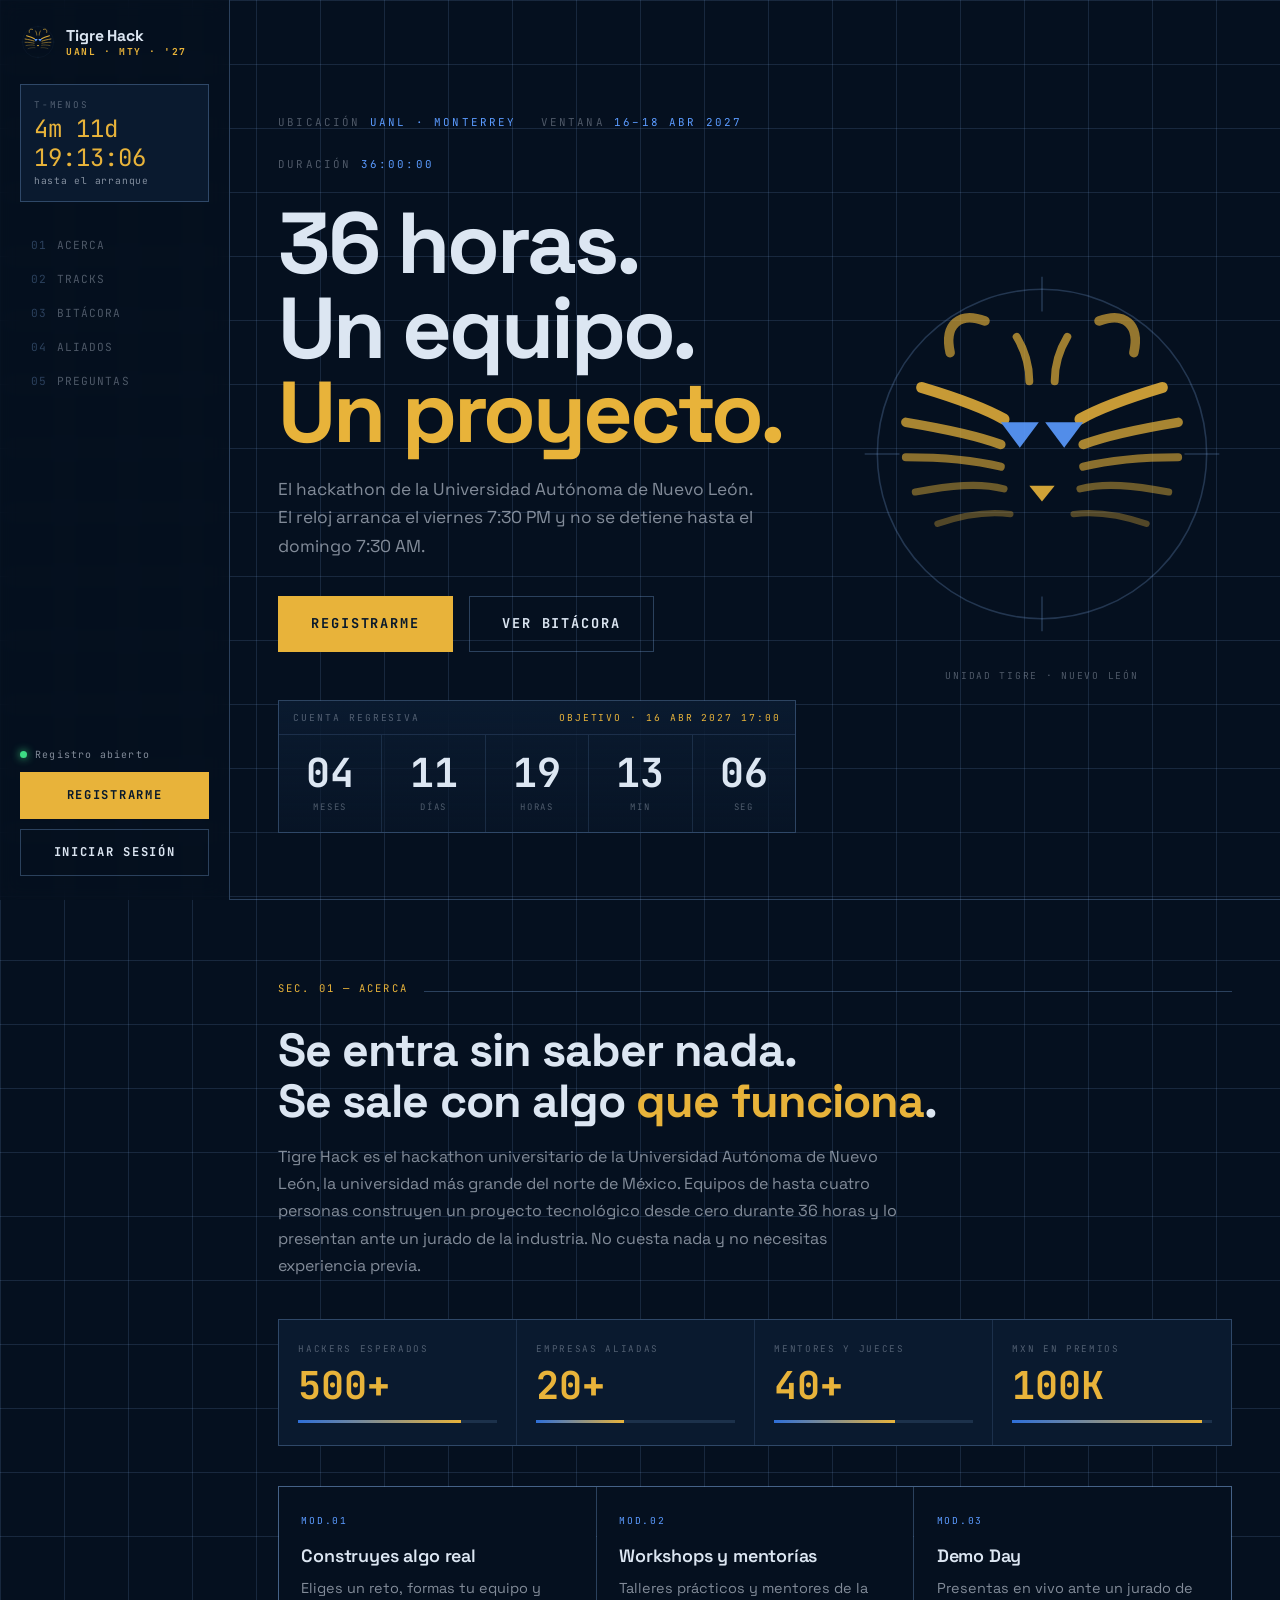
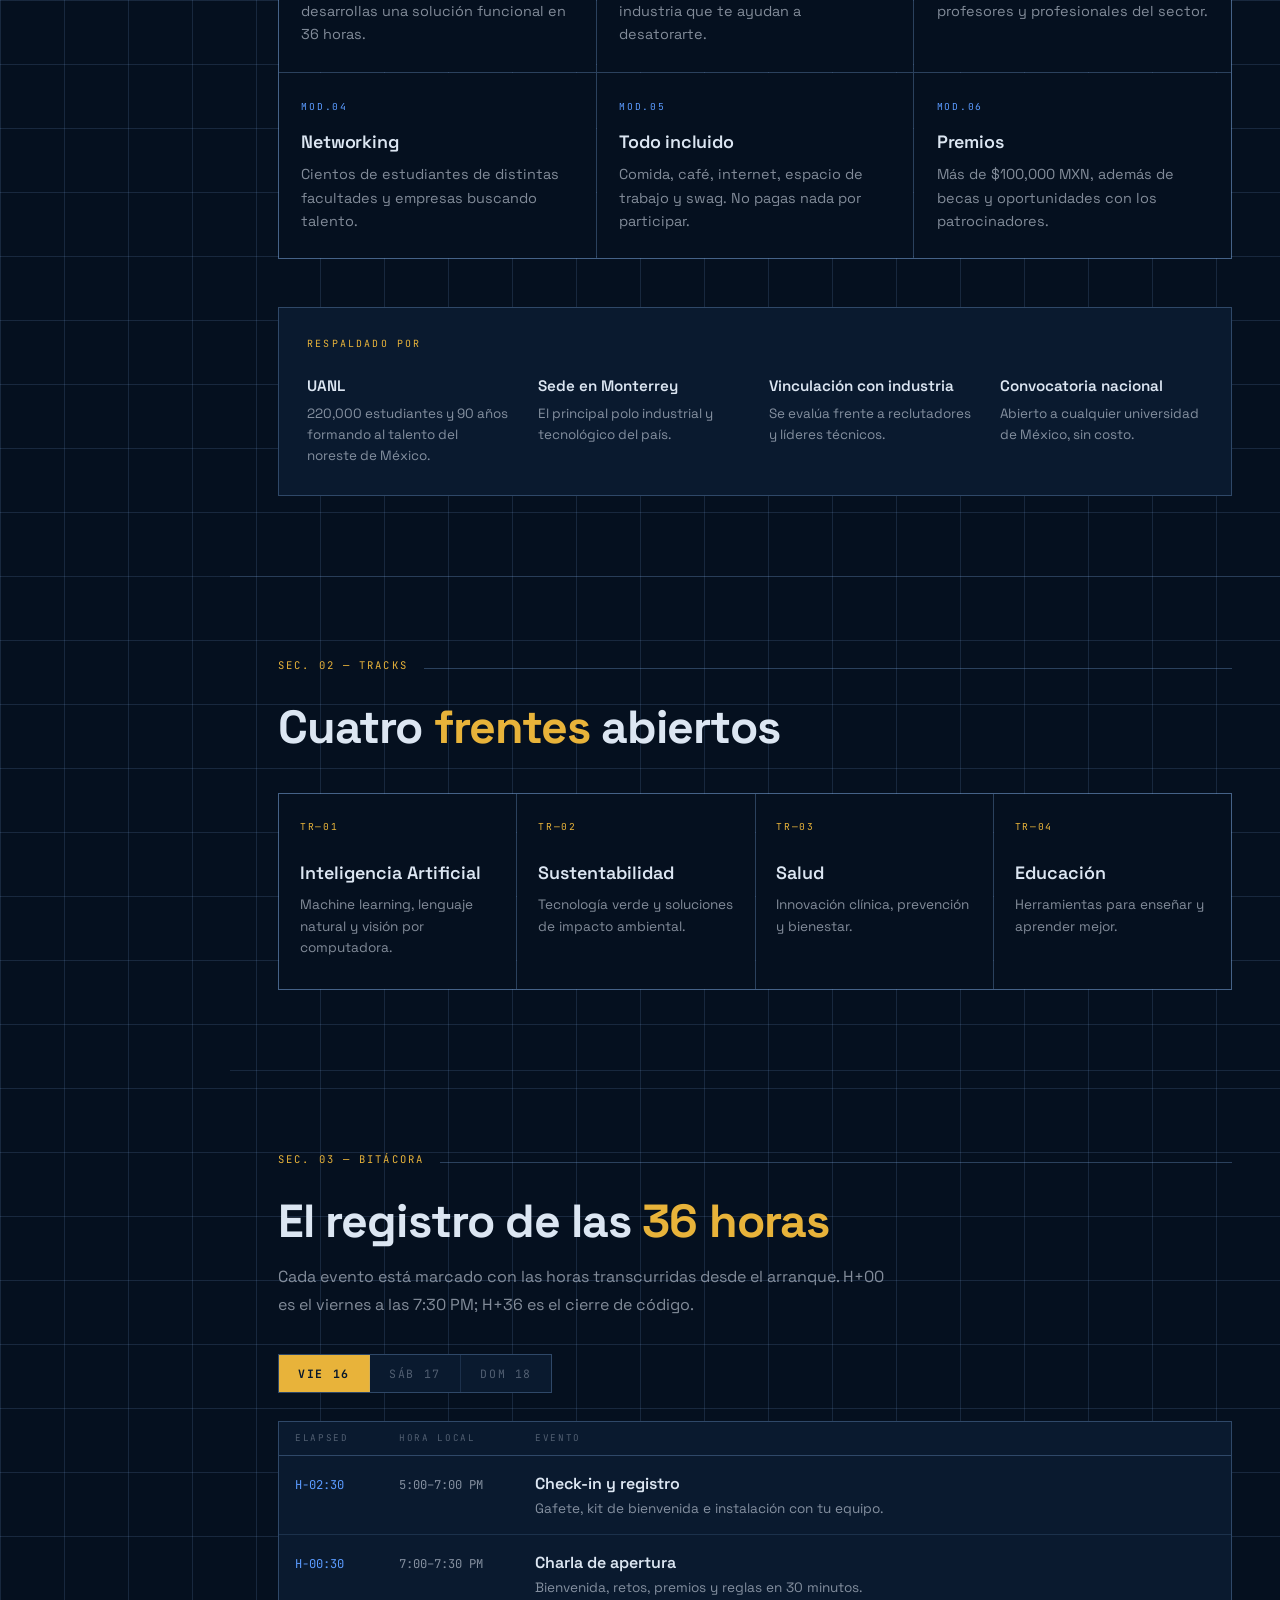
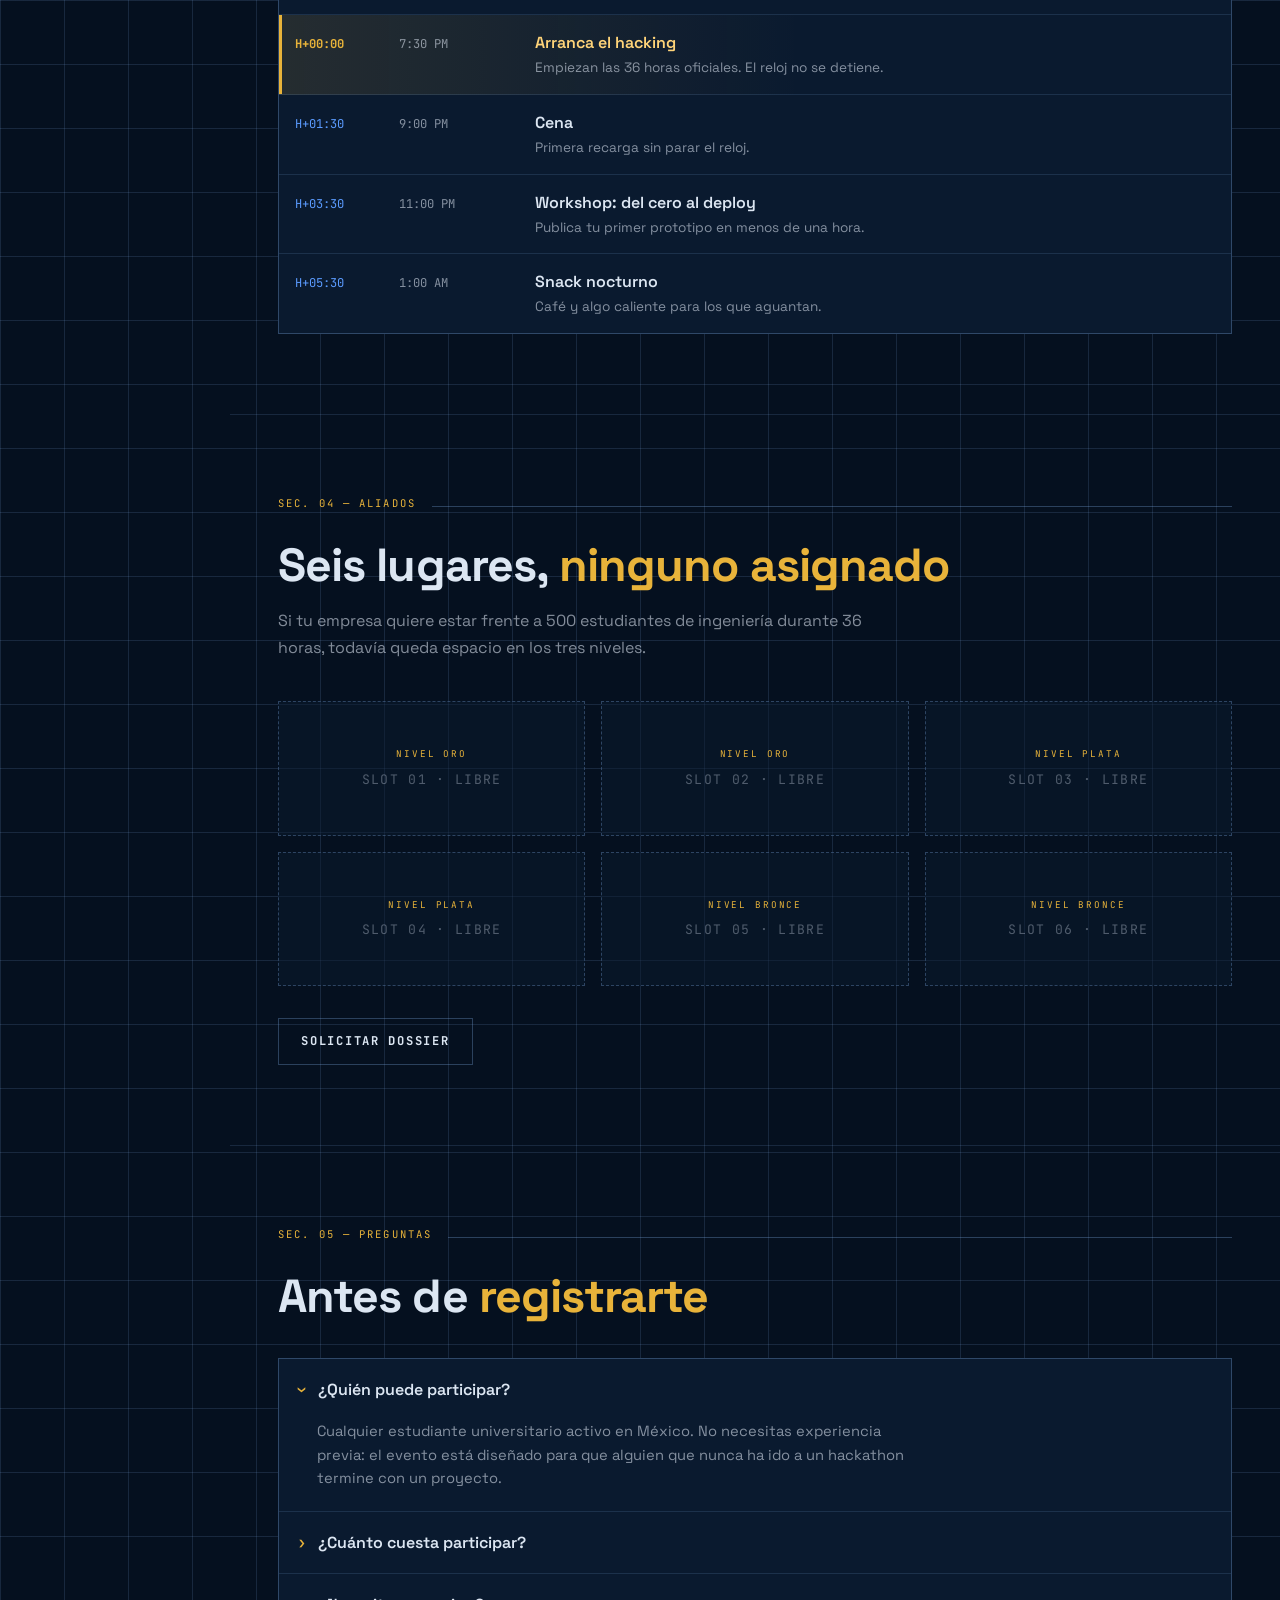
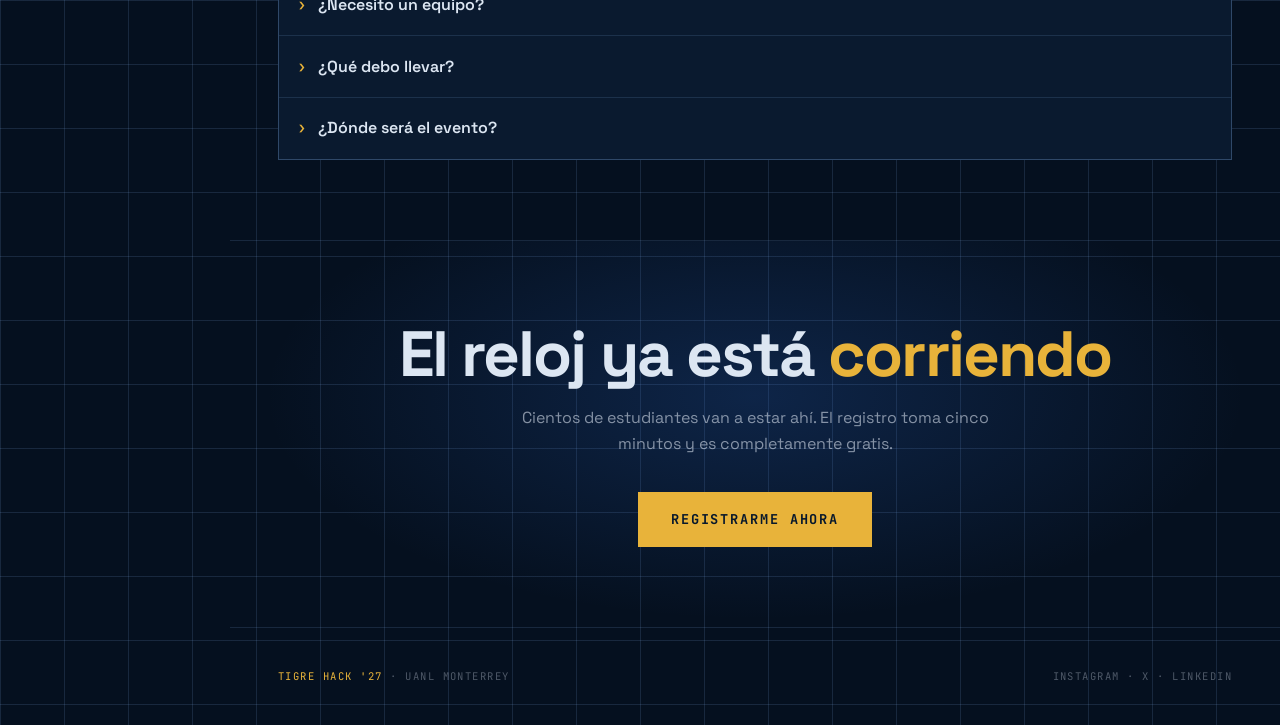
<file: disenos/3-bitacora.html>
<!DOCTYPE html>
<html lang="es">
<head>
<meta charset="UTF-8" />
<meta name="viewport" content="width=device-width, initial-scale=1" />
<title>Dirección 3 · Bitácora 36H — Tigre Hack '27</title>
<link rel="icon" type="image/png" href="../logo.png" />
<link rel="preconnect" href="https://fonts.googleapis.com" />
<link rel="preconnect" href="https://fonts.gstatic.com" crossorigin />
<link href="https://fonts.googleapis.com/css2?family=Space+Grotesk:wght@400;500;600;700&family=JetBrains+Mono:wght@400;500;700&display=swap" rel="stylesheet" />
<style>
/* ==========================================================
   DIRECCIÓN 3 — "BITÁCORA 36H"
   Panel de instrumentos. La página entera está organizada
   alrededor del reloj de 36 horas: todo es telemetría.
   ========================================================== */
:root{
  --fondo:#05101f;
  --panel:#0a1a2f;
  --panel-2:#0d2039;
  --linea:rgba(126,168,224,.16);
  --linea-2:rgba(126,168,224,.32);
  --texto:#dce6f2;
  --texto-2:rgba(220,230,242,.58);
  --texto-3:rgba(220,230,242,.34);
  --azul:#2e6fd9;
  --azul-luz:#5b9bff;
  --oro:#e8b33a;
  --oro-luz:#ffd479;
  --disp:"Space Grotesk",system-ui,-apple-system,"Segoe UI",sans-serif;
  --mono:"JetBrains Mono",ui-monospace,Consolas,"Courier New",monospace;
  --rail:230px;
}
*,*::before,*::after{margin:0;padding:0;box-sizing:border-box}
html{scroll-behavior:smooth}
html,body{max-width:100%;overflow-x:hidden}
body{
  background:var(--fondo);
  color:var(--texto);
  font-family:var(--disp);
  font-size:16px;
  line-height:1.6;
  /* Retícula técnica de fondo */
  background-image:
    linear-gradient(var(--linea) 1px,transparent 1px),
    linear-gradient(90deg,var(--linea) 1px,transparent 1px);
  background-size:64px 64px;
}
a{color:inherit;text-decoration:none}
.mono{font-family:var(--mono)}

/* ---------- ESTRUCTURA: riel fijo + contenido ---------- */
.rail{
  position:fixed;top:0;left:0;bottom:0;width:var(--rail);z-index:40;
  border-right:1px solid var(--linea-2);
  background:rgba(5,16,31,.82);
  backdrop-filter:blur(10px);
  padding:1.5rem 1.25rem;
  display:flex;flex-direction:column;gap:1.5rem;
}
.rail-mark{display:flex;align-items:center;gap:.65rem}
.rail-mark svg{width:36px;height:36px;flex-shrink:0}
.rail-mark b{font-size:.98rem;font-weight:700;letter-spacing:-.01em;line-height:1.15}
.rail-mark small{display:block;font-family:var(--mono);font-size:.6rem;color:var(--oro);letter-spacing:.16em}

.readout{border:1px solid var(--linea-2);background:var(--panel);padding:.8rem}
.readout .lbl{font-family:var(--mono);font-size:.58rem;letter-spacing:.2em;color:var(--texto-3);text-transform:uppercase}
.readout .val{font-family:var(--mono);font-size:1.5rem;color:var(--oro);font-variant-numeric:tabular-nums;line-height:1.2;margin-top:.15rem}
.readout .sub{font-family:var(--mono);font-size:.6rem;color:var(--texto-2);letter-spacing:.08em}

.rail-nav{display:flex;flex-direction:column;gap:.1rem;margin-top:.25rem}
.rail-nav a{
  font-family:var(--mono);font-size:.7rem;letter-spacing:.1em;text-transform:uppercase;
  color:var(--texto-3);padding:.45rem .55rem;border-left:2px solid transparent;transition:.2s;
  display:flex;gap:.6rem;
}
.rail-nav a i{font-style:normal;color:var(--linea-2)}
.rail-nav a:hover{color:var(--texto);background:rgba(46,111,217,.1)}
.rail-nav a.on{color:var(--oro);border-left-color:var(--oro);background:rgba(232,179,58,.07)}
.rail-nav a.on i{color:var(--oro)}
.rail-foot{margin-top:auto;display:flex;flex-direction:column;gap:.6rem}
.status{font-family:var(--mono);font-size:.62rem;letter-spacing:.12em;color:var(--texto-2);display:flex;align-items:center;gap:.5rem}
.dot{width:7px;height:7px;border-radius:50%;background:#3ddc84;box-shadow:0 0 8px #3ddc84}

.main{margin-left:var(--rail)}
.wrap{max-width:1080px;padding:0 3rem}

/* ---------- BOTONES ---------- */
.btn{
  display:inline-flex;align-items:center;gap:.6rem;
  font-family:var(--mono);font-size:.76rem;letter-spacing:.14em;text-transform:uppercase;font-weight:700;
  background:var(--oro);color:#07182c;padding:.8rem 1.4rem;
  border:1px solid var(--oro);transition:.2s;
}
.btn:hover{background:var(--oro-luz);border-color:var(--oro-luz);box-shadow:0 0 24px rgba(232,179,58,.35)}
.btn-line{background:transparent;color:var(--texto);border-color:var(--linea-2)}
.btn-line:hover{background:rgba(46,111,217,.14);border-color:var(--azul-luz);color:#fff;box-shadow:none}
.btn-lg{font-size:.85rem;padding:1rem 2rem}

/* ---------- ENCABEZADO DE SECCIÓN ---------- */
section{padding:5rem 0;border-bottom:1px solid var(--linea)}
.sec-head{display:flex;align-items:baseline;gap:1rem;margin-bottom:1.75rem}
.sec-id{font-family:var(--mono);font-size:.66rem;letter-spacing:.2em;color:var(--oro);text-transform:uppercase;white-space:nowrap}
.sec-line{flex:1;height:1px;background:var(--linea-2)}
h2.h-sec{font-size:clamp(1.9rem,3.8vw,2.9rem);font-weight:700;letter-spacing:-.02em;line-height:1.1;margin-bottom:1rem}
h2.h-sec span{color:var(--oro)}
.lede{color:var(--texto-2);max-width:62ch;line-height:1.7}

/* ---------- HERO ---------- */
.hero{min-height:100vh;display:flex;flex-direction:column;justify-content:center;padding:6rem 0 3rem;position:relative;border-bottom:1px solid var(--linea-2)}
.hero-grid{display:grid;grid-template-columns:1fr 380px;gap:3.5rem;align-items:center}
.hero-meta{font-family:var(--mono);font-size:.68rem;letter-spacing:.2em;text-transform:uppercase;color:var(--texto-3);display:flex;gap:1.5rem;flex-wrap:wrap;margin-bottom:1.75rem}
.hero-meta b{color:var(--azul-luz);font-weight:400}
.hero h1{font-size:clamp(2.9rem,7vw,5.4rem);font-weight:700;letter-spacing:-.035em;line-height:.98}
.hero h1 em{font-style:normal;color:var(--oro)}
.hero-sub{color:var(--texto-2);font-size:1.08rem;max-width:44ch;margin-top:1.25rem;line-height:1.65}
.hero-acts{display:flex;flex-wrap:wrap;gap:1rem;align-items:center;margin-top:2.25rem}

/* Lectura de cuenta regresiva */
.tmin{margin-top:3rem;border:1px solid var(--linea-2);background:linear-gradient(180deg,var(--panel),rgba(10,26,47,.4))}
.tmin-h{display:flex;justify-content:space-between;align-items:center;padding:.55rem .9rem;border-bottom:1px solid var(--linea);font-family:var(--mono);font-size:.6rem;letter-spacing:.2em;text-transform:uppercase;color:var(--texto-3)}
.tmin-h b{color:var(--oro);font-weight:400}
.tmin-b{display:flex}
.tmin-c{flex:1;padding:1.1rem .5rem;text-align:center;border-right:1px solid var(--linea)}
.tmin-c:last-child{border-right:0}
.tmin-c[hidden]{display:none}
.tmin-n{font-family:var(--mono);font-size:clamp(1.7rem,3.6vw,2.5rem);font-weight:700;line-height:1;color:var(--texto);font-variant-numeric:tabular-nums}
.tmin-l{font-family:var(--mono);font-size:.56rem;letter-spacing:.2em;text-transform:uppercase;color:var(--texto-3);margin-top:.45rem}

/* El tigre como campo de rayas: ninguna línea de contorno */
.rayas{width:100%;height:auto;opacity:.9}
.rayas-cap{font-family:var(--mono);font-size:.6rem;letter-spacing:.18em;text-transform:uppercase;color:var(--texto-3);text-align:center;margin-top:1rem}

/* ---------- TELEMETRÍA (cifras) ---------- */
.tel{display:grid;grid-template-columns:repeat(4,1fr);border:1px solid var(--linea-2);margin-top:2.5rem;background:var(--panel)}
.tel-c{padding:1.4rem 1.2rem;border-right:1px solid var(--linea)}
.tel-c:last-child{border-right:0}
.tel-l{font-family:var(--mono);font-size:.58rem;letter-spacing:.18em;text-transform:uppercase;color:var(--texto-3);margin-bottom:.6rem}
.tel-n{font-family:var(--mono);font-size:clamp(1.7rem,3.4vw,2.4rem);font-weight:700;line-height:1;color:var(--oro)}
.tel-bar{height:3px;background:var(--linea);margin-top:.9rem;position:relative;overflow:hidden}
.tel-bar i{position:absolute;inset:0 auto 0 0;background:linear-gradient(90deg,var(--azul),var(--oro));display:block}

/* ---------- MÓDULOS (puntos de valor) ---------- */
.mods{display:grid;grid-template-columns:repeat(3,1fr);gap:1px;background:var(--linea-2);border:1px solid var(--linea-2);margin-top:2.5rem}
.mod{background:var(--fondo);padding:1.6rem 1.4rem;transition:background .25s}
.mod:hover{background:var(--panel-2)}
.mod-id{font-family:var(--mono);font-size:.6rem;letter-spacing:.18em;color:var(--azul-luz);margin-bottom:.9rem}
.mod h3{font-size:1.12rem;font-weight:600;margin-bottom:.4rem;letter-spacing:-.01em}
.mod p{font-size:.9rem;color:var(--texto-2);line-height:1.6}

/* ---------- RESPALDO ---------- */
.resp{margin-top:3rem;border:1px solid var(--linea-2);background:var(--panel);padding:1.75rem}
.resp-h{font-family:var(--mono);font-size:.62rem;letter-spacing:.22em;text-transform:uppercase;color:var(--oro);margin-bottom:1.4rem}
.resp-g{display:grid;grid-template-columns:repeat(4,1fr);gap:1.75rem}
.resp-g h4{font-size:.95rem;font-weight:600;margin-bottom:.35rem}
.resp-g p{font-size:.84rem;color:var(--texto-2);line-height:1.55}

/* ---------- TRACKS ---------- */
.trk-g{display:grid;grid-template-columns:repeat(4,1fr);gap:1px;background:var(--linea-2);border:1px solid var(--linea-2);margin-top:2.5rem}
.trk{background:var(--fondo);padding:1.6rem 1.3rem 1.9rem;position:relative;transition:background .25s}
.trk:hover{background:var(--panel-2)}
.trk-id{font-family:var(--mono);font-size:.6rem;letter-spacing:.18em;color:var(--oro);margin-bottom:1.5rem}
.trk h3{font-size:1.12rem;font-weight:600;margin-bottom:.4rem}
.trk p{font-size:.85rem;color:var(--texto-2)}

/* ---------- BITÁCORA: el horario como registro de vuelo ---------- */
.days{display:inline-flex;border:1px solid var(--linea-2);margin:2.25rem 0 1.75rem;background:var(--panel)}
.day{
  cursor:pointer;background:transparent;border:0;border-right:1px solid var(--linea);
  font-family:var(--mono);font-size:.72rem;letter-spacing:.14em;text-transform:uppercase;
  color:var(--texto-3);padding:.7rem 1.2rem;transition:.2s;
}
.day:last-child{border-right:0}
.day:hover{color:var(--texto);background:rgba(46,111,217,.12)}
.day.on{color:#07182c;background:var(--oro);font-weight:700}
.log[hidden]{display:none}
.log{border:1px solid var(--linea-2);background:var(--panel)}
.log-h{display:grid;grid-template-columns:5.5rem 7.5rem 1fr;gap:1rem;padding:.55rem 1rem;border-bottom:1px solid var(--linea-2);font-family:var(--mono);font-size:.58rem;letter-spacing:.18em;text-transform:uppercase;color:var(--texto-3)}
.ev{display:grid;grid-template-columns:5.5rem 7.5rem 1fr;gap:1rem;padding:.95rem 1rem;border-bottom:1px solid var(--linea);align-items:baseline;transition:background .2s}
.ev:last-child{border-bottom:0}
.ev:hover{background:var(--panel-2)}
.ev .h{font-family:var(--mono);font-size:.76rem;color:var(--azul-luz);font-variant-numeric:tabular-nums}
.ev .t{font-family:var(--mono);font-size:.76rem;color:var(--texto-2);font-variant-numeric:tabular-nums}
.ev h3{font-size:1rem;font-weight:600;margin-bottom:.15rem}
.ev p{font-size:.85rem;color:var(--texto-2);line-height:1.5}
/* Los cuatro hitos: barra de oro a la izquierda */
.ev.key{background:linear-gradient(90deg,rgba(232,179,58,.12),transparent 55%);box-shadow:inset 3px 0 0 var(--oro)}
.ev.key .h{color:var(--oro);font-weight:700}
.ev.key h3{color:var(--oro-luz)}

/* ---------- PATROCINADORES ---------- */
.sp-g{display:grid;grid-template-columns:repeat(3,1fr);gap:1rem;margin-top:2.5rem}
.sp{
  aspect-ratio:16/7;border:1px dashed var(--linea-2);background:rgba(10,26,47,.5);
  display:flex;flex-direction:column;align-items:center;justify-content:center;gap:.4rem;transition:.25s;
}
.sp:hover{border-color:var(--oro);background:rgba(232,179,58,.06)}
.sp .k{font-family:var(--mono);font-size:.58rem;letter-spacing:.2em;text-transform:uppercase;color:var(--oro)}
.sp .v{font-family:var(--mono);font-size:.82rem;color:var(--texto-3);letter-spacing:.1em}

/* ---------- PREGUNTAS ---------- */
.faq{border:1px solid var(--linea-2);margin-top:2.25rem;background:var(--panel)}
.q{border-bottom:1px solid var(--linea)}
.q:last-child{border-bottom:0}
.q summary{cursor:pointer;list-style:none;padding:1.1rem 3rem 1.1rem 1.1rem;position:relative;font-weight:600;font-size:1rem}
.q summary::-webkit-details-marker{display:none}
.q summary::before{content:"›";font-family:var(--mono);color:var(--oro);margin-right:.7rem;display:inline-block;transition:transform .22s}
.q[open] summary::before{transform:rotate(90deg)}
.q p{padding:0 1.1rem 1.3rem 2.35rem;color:var(--texto-2);font-size:.92rem;max-width:74ch}

/* ---------- CIERRE ---------- */
.close{text-align:center;border-bottom:0;background:radial-gradient(700px 320px at 50% 40%,rgba(46,111,217,.22),transparent 70%)}
.close h2{font-size:clamp(2.2rem,5.5vw,4rem);font-weight:700;letter-spacing:-.03em;line-height:1.05}
.close h2 span{color:var(--oro)}
.close p{color:var(--texto-2);max-width:50ch;margin:1.1rem auto 2.2rem}
footer{padding:2.5rem 0;border-top:1px solid var(--linea)}
.f-in{display:flex;justify-content:space-between;gap:1.5rem;flex-wrap:wrap;font-family:var(--mono);font-size:.66rem;letter-spacing:.14em;text-transform:uppercase;color:var(--texto-3)}
.f-in b{color:var(--oro);font-weight:400}

@media (max-width:1000px){
  :root{--rail:0px}
  .rail{
    position:sticky;width:100%;height:auto;bottom:auto;
    flex-direction:row;align-items:center;gap:.9rem;
    padding:.6rem .9rem;border-right:0;border-bottom:1px solid var(--linea-2);
  }
  .rail .readout,.rail-nav,.rail-foot{display:none}
  .rail-mark{flex:1}
  .rail .btn{margin-left:auto}
  .main{margin-left:0}
  .wrap{padding:0 1.15rem}
  section{padding:3.25rem 0}
  .hero{min-height:0;padding:3rem 0}
  .hero-grid{grid-template-columns:1fr;gap:2.25rem}
  .hero-grid > div:last-child{order:-1;max-width:230px;margin:0 auto}
  .tel{grid-template-columns:1fr 1fr}
  .tel-c:nth-child(2){border-right:0}
  .tel-c:nth-child(-n+2){border-bottom:1px solid var(--linea)}
  .mods{grid-template-columns:1fr}
  .resp-g{grid-template-columns:1fr 1fr;gap:1.3rem}
  .trk-g{grid-template-columns:1fr 1fr}
  .log-h{display:none}
  .ev{grid-template-columns:4.5rem 1fr;gap:.75rem}
  .ev .t{grid-column:2;font-size:.7rem}
  .ev div:last-child{grid-column:2}
  .sp-g{grid-template-columns:1fr 1fr;gap:.75rem}
  .days{display:flex;width:100%}
  .day{flex:1;padding:.65rem .3rem;font-size:.64rem}
}
@media (prefers-reduced-motion:reduce){*{animation:none!important;transition:none!important}}
</style>
</head>
<body>

<!-- El tigre como campo de rayas: se infiere la cabeza, nunca se dibuja -->
<svg width="0" height="0" style="position:absolute" aria-hidden="true">
  <symbol id="rayas" viewBox="0 0 240 240">
    <g stroke="#e8b33a" fill="none" stroke-linecap="round">
      <!-- rayas izquierdas -->
      <path d="M44 78 C64 84, 82 90, 96 98" stroke-width="7" opacity=".95"/>
      <path d="M34 100 C58 104, 78 108, 94 114" stroke-width="6" opacity=".8"/>
      <path d="M34 122 C58 122, 78 124, 94 128" stroke-width="5" opacity=".65"/>
      <path d="M40 144 C62 140, 80 138, 96 142" stroke-width="4.5" opacity=".5"/>
      <path d="M54 164 C72 158, 86 156, 100 158" stroke-width="4" opacity=".38"/>
      <!-- rayas derechas -->
      <path d="M196 78 C176 84, 158 90, 144 98" stroke-width="7" opacity=".95"/>
      <path d="M206 100 C182 104, 162 108, 146 114" stroke-width="6" opacity=".8"/>
      <path d="M206 122 C182 122, 162 124, 146 128" stroke-width="5" opacity=".65"/>
      <path d="M200 144 C178 140, 160 138, 144 142" stroke-width="4.5" opacity=".5"/>
      <path d="M186 164 C168 158, 154 156, 140 158" stroke-width="4" opacity=".38"/>
      <!-- orejas -->
      <path d="M62 56 C58 38, 68 30, 84 36" stroke-width="6" opacity=".7"/>
      <path d="M178 56 C182 38, 172 30, 156 36" stroke-width="6" opacity=".7"/>
      <!-- frente -->
      <path d="M104 46 C110 56, 112 66, 112 74" stroke-width="5" opacity=".75"/>
      <path d="M136 46 C130 56, 128 66, 128 74" stroke-width="5" opacity=".75"/>
    </g>
    <!-- ojos: los únicos elementos sólidos -->
    <g fill="#5b9bff">
      <path d="M94 100 L118 100 L106 116 Z"/>
      <path d="M146 100 L122 100 L134 116 Z"/>
    </g>
    <path d="M112 140 L128 140 L120 150 Z" fill="#e8b33a"/>
    <!-- retícula de instrumento -->
    <g stroke="rgba(126,168,224,.28)" stroke-width="1" fill="none">
      <circle cx="120" cy="120" r="104"/>
      <path d="M120 8 L120 30 M120 210 L120 232 M8 120 L30 120 M210 120 L232 120"/>
    </g>
  </symbol>
</svg>

<aside class="rail">
  <a href="#" class="rail-mark">
    <svg viewBox="0 0 240 240"><use href="#rayas"/></svg>
    <b>Tigre Hack<small>UANL · MTY · '27</small></b>
  </a>

  <div class="readout">
    <div class="lbl">T-menos</div>
    <div class="val" id="r-val">—</div>
    <div class="sub" id="r-sub">hasta el arranque</div>
  </div>

  <nav class="rail-nav">
    <a href="#acerca" class="on"><i>01</i> Acerca</a>
    <a href="#tracks"><i>02</i> Tracks</a>
    <a href="#horario"><i>03</i> Bitácora</a>
    <a href="#patrocinadores"><i>04</i> Aliados</a>
    <a href="#preguntas"><i>05</i> Preguntas</a>
  </nav>

  <div class="rail-foot">
    <div class="status"><span class="dot"></span> Registro abierto</div>
    <a href="#registro" class="btn" style="justify-content:center">Registrarme</a>
    <a href="#" class="btn btn-line" style="justify-content:center">Iniciar sesión</a>
  </div>
</aside>

<div class="main">

<header class="hero">
  <div class="wrap hero-grid">
    <div>
      <div class="hero-meta">
        <span>Ubicación <b>UANL · Monterrey</b></span>
        <span>Ventana <b>16–18 ABR 2027</b></span>
        <span>Duración <b>36:00:00</b></span>
      </div>
      <h1>36 horas.<br>Un equipo.<br><em>Un proyecto.</em></h1>
      <p class="hero-sub">El hackathon de la Universidad Autónoma de Nuevo León. El reloj arranca el viernes 7:30 PM y no se detiene hasta el domingo 7:30 AM.</p>
      <div class="hero-acts">
        <a href="#registro" class="btn btn-lg">Registrarme</a>
        <a href="#horario" class="btn btn-line btn-lg">Ver bitácora</a>
      </div>

      <div class="tmin">
        <div class="tmin-h"><span>Cuenta regresiva</span><b id="tm-obj">Objetivo · 16 ABR 2027 17:00</b></div>
        <div class="tmin-b">
          <div class="tmin-c" id="b-mes"><div class="tmin-n" id="c-mes">00</div><div class="tmin-l">Meses</div></div>
          <div class="tmin-c"><div class="tmin-n" id="c-dia">00</div><div class="tmin-l">Días</div></div>
          <div class="tmin-c"><div class="tmin-n" id="c-hor">00</div><div class="tmin-l">Horas</div></div>
          <div class="tmin-c"><div class="tmin-n" id="c-min">00</div><div class="tmin-l">Min</div></div>
          <div class="tmin-c"><div class="tmin-n" id="c-seg">00</div><div class="tmin-l">Seg</div></div>
        </div>
      </div>
    </div>
    <div>
      <svg class="rayas" viewBox="0 0 240 240"><use href="#rayas"/></svg>
      <div class="rayas-cap">Unidad Tigre · Nuevo León</div>
    </div>
  </div>
</header>

<section id="acerca">
  <div class="wrap">
    <div class="sec-head"><span class="sec-id">Sec. 01 — Acerca</span><span class="sec-line"></span></div>
    <h2 class="h-sec">Se entra sin saber nada.<br>Se sale con algo <span>que funciona</span>.</h2>
    <p class="lede">Tigre Hack es el hackathon universitario de la Universidad Autónoma de Nuevo León, la universidad más grande del norte de México. Equipos de hasta cuatro personas construyen un proyecto tecnológico desde cero durante 36 horas y lo presentan ante un jurado de la industria. No cuesta nada y no necesitas experiencia previa.</p>

    <div class="tel">
      <div class="tel-c"><div class="tel-l">Hackers esperados</div><div class="tel-n">500+</div><div class="tel-bar"><i style="width:82%"></i></div></div>
      <div class="tel-c"><div class="tel-l">Empresas aliadas</div><div class="tel-n">20+</div><div class="tel-bar"><i style="width:44%"></i></div></div>
      <div class="tel-c"><div class="tel-l">Mentores y jueces</div><div class="tel-n">40+</div><div class="tel-bar"><i style="width:61%"></i></div></div>
      <div class="tel-c"><div class="tel-l">MXN en premios</div><div class="tel-n">100K</div><div class="tel-bar"><i style="width:95%"></i></div></div>
    </div>

    <div class="mods">
      <div class="mod"><div class="mod-id">MOD.01</div><h3>Construyes algo real</h3><p>Eliges un reto, formas tu equipo y desarrollas una solución funcional en 36 horas.</p></div>
      <div class="mod"><div class="mod-id">MOD.02</div><h3>Workshops y mentorías</h3><p>Talleres prácticos y mentores de la industria que te ayudan a desatorarte.</p></div>
      <div class="mod"><div class="mod-id">MOD.03</div><h3>Demo Day</h3><p>Presentas en vivo ante un jurado de profesores y profesionales del sector.</p></div>
      <div class="mod"><div class="mod-id">MOD.04</div><h3>Networking</h3><p>Cientos de estudiantes de distintas facultades y empresas buscando talento.</p></div>
      <div class="mod"><div class="mod-id">MOD.05</div><h3>Todo incluido</h3><p>Comida, café, internet, espacio de trabajo y swag. No pagas nada por participar.</p></div>
      <div class="mod"><div class="mod-id">MOD.06</div><h3>Premios</h3><p>Más de $100,000 MXN, además de becas y oportunidades con los patrocinadores.</p></div>
    </div>

    <div class="resp">
      <div class="resp-h">Respaldado por</div>
      <div class="resp-g">
        <div><h4>UANL</h4><p>220,000 estudiantes y 90 años formando al talento del noreste de México.</p></div>
        <div><h4>Sede en Monterrey</h4><p>El principal polo industrial y tecnológico del país.</p></div>
        <div><h4>Vinculación con industria</h4><p>Se evalúa frente a reclutadores y líderes técnicos.</p></div>
        <div><h4>Convocatoria nacional</h4><p>Abierto a cualquier universidad de México, sin costo.</p></div>
      </div>
    </div>
  </div>
</section>

<section id="tracks">
  <div class="wrap">
    <div class="sec-head"><span class="sec-id">Sec. 02 — Tracks</span><span class="sec-line"></span></div>
    <h2 class="h-sec">Cuatro <span>frentes</span> abiertos</h2>
    <div class="trk-g">
      <div class="trk"><div class="trk-id">TR—01</div><h3>Inteligencia Artificial</h3><p>Machine learning, lenguaje natural y visión por computadora.</p></div>
      <div class="trk"><div class="trk-id">TR—02</div><h3>Sustentabilidad</h3><p>Tecnología verde y soluciones de impacto ambiental.</p></div>
      <div class="trk"><div class="trk-id">TR—03</div><h3>Salud</h3><p>Innovación clínica, prevención y bienestar.</p></div>
      <div class="trk"><div class="trk-id">TR—04</div><h3>Educación</h3><p>Herramientas para enseñar y aprender mejor.</p></div>
    </div>
  </div>
</section>

<section id="horario">
  <div class="wrap">
    <div class="sec-head"><span class="sec-id">Sec. 03 — Bitácora</span><span class="sec-line"></span></div>
    <h2 class="h-sec">El registro de las <span>36 horas</span></h2>
    <p class="lede">Cada evento está marcado con las horas transcurridas desde el arranque. H+00 es el viernes a las 7:30 PM; H+36 es el cierre de código.</p>

    <div class="days" role="tablist">
      <button class="day on" data-d="v" role="tab">Vie 16</button>
      <button class="day" data-d="s" role="tab">Sáb 17</button>
      <button class="day" data-d="d" role="tab">Dom 18</button>
    </div>

    <div class="log" id="d-v">
      <div class="log-h"><span>Elapsed</span><span>Hora local</span><span>Evento</span></div>
      <div class="ev"><span class="h">H−02:30</span><span class="t">5:00–7:00 PM</span><div><h3>Check-in y registro</h3><p>Gafete, kit de bienvenida e instalación con tu equipo.</p></div></div>
      <div class="ev"><span class="h">H−00:30</span><span class="t">7:00–7:30 PM</span><div><h3>Charla de apertura</h3><p>Bienvenida, retos, premios y reglas en 30 minutos.</p></div></div>
      <div class="ev key"><span class="h">H+00:00</span><span class="t">7:30 PM</span><div><h3>Arranca el hacking</h3><p>Empiezan las 36 horas oficiales. El reloj no se detiene.</p></div></div>
      <div class="ev"><span class="h">H+01:30</span><span class="t">9:00 PM</span><div><h3>Cena</h3><p>Primera recarga sin parar el reloj.</p></div></div>
      <div class="ev"><span class="h">H+03:30</span><span class="t">11:00 PM</span><div><h3>Workshop: del cero al deploy</h3><p>Publica tu primer prototipo en menos de una hora.</p></div></div>
      <div class="ev"><span class="h">H+05:30</span><span class="t">1:00 AM</span><div><h3>Snack nocturno</h3><p>Café y algo caliente para los que aguantan.</p></div></div>
    </div>

    <div class="log" id="d-s" hidden>
      <div class="log-h"><span>Elapsed</span><span>Hora local</span><span>Evento</span></div>
      <div class="ev"><span class="h">H+14:30</span><span class="t">10:00 AM</span><div><h3>Desayuno</h3><p>Para los que durmieron y para los que no.</p></div></div>
      <div class="ev"><span class="h">H+16:00</span><span class="t">11:30 AM</span><div><h3>Workshops de patrocinadores</h3><p>Sesiones técnicas con las empresas que traen los retos.</p></div></div>
      <div class="ev"><span class="h">H+17:00</span><span class="t">12:30 PM</span><div><h3>Mentorías 1 a 1</h3><p>Bloques agendados con mentores y profesores.</p></div></div>
      <div class="ev"><span class="h">H+18:30</span><span class="t">2:00 PM</span><div><h3>Comida</h3><p>Pausa obligatoria. Sal de la silla.</p></div></div>
      <div class="ev key"><span class="h">H+20:30</span><span class="t">4:00 PM</span><div><h3>Checkpoint de avance</h3><p>Enseña tu progreso a un mentor y corrige a tiempo.</p></div></div>
      <div class="ev"><span class="h">H+23:00</span><span class="t">6:30 PM</span><div><h3>Charla: cómo presentar</h3><p>Pitch en tres minutos sin arruinar 36 horas de trabajo.</p></div></div>
      <div class="ev"><span class="h">H+25:30</span><span class="t">9:00 PM</span><div><h3>Cena</h3><p>Última recarga fuerte antes del sprint final.</p></div></div>
      <div class="ev"><span class="h">H+27:30</span><span class="t">11:00 PM</span><div><h3>Noche de tigres</h3><p>Torneo relámpago y dinámicas para despejarte.</p></div></div>
    </div>

    <div class="log" id="d-d" hidden>
      <div class="log-h"><span>Elapsed</span><span>Hora local</span><span>Evento</span></div>
      <div class="ev key"><span class="h">H+36:00</span><span class="t">7:30 AM</span><div><h3>Cierre de código</h3><p>Se cumplen las 36 horas. Entrega repositorio, video y presentación.</p></div></div>
      <div class="ev"><span class="h">H+36:30</span><span class="t">8:00 AM</span><div><h3>Ensayo libre</h3><p>Monta tu stand y practica el pitch.</p></div></div>
      <div class="ev"><span class="h">H+38:30</span><span class="t">10:00 AM</span><div><h3>Desayuno</h3><p>Ya la libraste. Come antes de presentar.</p></div></div>
      <div class="ev"><span class="h">H+39:00</span><span class="t">10:30 AM</span><div><h3>Ronda de jueces</h3><p>Expo por mesas: los jueces pasan a ver la demo en vivo.</p></div></div>
      <div class="ev"><span class="h">H+41:00</span><span class="t">12:30 PM</span><div><h3>Pitch de finalistas</h3><p>Los mejores equipos presentan en el escenario principal.</p></div></div>
      <div class="ev"><span class="h">H+42:30</span><span class="t">2:00 PM</span><div><h3>Comida</h3><p>Comemos juntos mientras delibera el jurado.</p></div></div>
      <div class="ev key"><span class="h">H+44:00</span><span class="t">3:30 PM</span><div><h3>Premiación y clausura</h3><p>Ganadores generales, premios por reto y menciones especiales.</p></div></div>
      <div class="ev"><span class="h">H+45:00</span><span class="t">4:30 PM</span><div><h3>Foto grupal y despedida</h3><p>Nos llevamos la foto y tú te llevas el proyecto.</p></div></div>
    </div>
  </div>
</section>

<section id="patrocinadores">
  <div class="wrap">
    <div class="sec-head"><span class="sec-id">Sec. 04 — Aliados</span><span class="sec-line"></span></div>
    <h2 class="h-sec">Seis lugares, <span>ninguno asignado</span></h2>
    <p class="lede">Si tu empresa quiere estar frente a 500 estudiantes de ingeniería durante 36 horas, todavía queda espacio en los tres niveles.</p>
    <div class="sp-g">
      <div class="sp"><span class="k">Nivel Oro</span><span class="v">SLOT 01 · LIBRE</span></div>
      <div class="sp"><span class="k">Nivel Oro</span><span class="v">SLOT 02 · LIBRE</span></div>
      <div class="sp"><span class="k">Nivel Plata</span><span class="v">SLOT 03 · LIBRE</span></div>
      <div class="sp"><span class="k">Nivel Plata</span><span class="v">SLOT 04 · LIBRE</span></div>
      <div class="sp"><span class="k">Nivel Bronce</span><span class="v">SLOT 05 · LIBRE</span></div>
      <div class="sp"><span class="k">Nivel Bronce</span><span class="v">SLOT 06 · LIBRE</span></div>
    </div>
    <p style="margin-top:2rem"><a href="#" class="btn btn-line">Solicitar dossier</a></p>
  </div>
</section>

<section id="preguntas">
  <div class="wrap">
    <div class="sec-head"><span class="sec-id">Sec. 05 — Preguntas</span><span class="sec-line"></span></div>
    <h2 class="h-sec">Antes de <span>registrarte</span></h2>
    <div class="faq">
      <details class="q" open><summary>¿Quién puede participar?</summary><p>Cualquier estudiante universitario activo en México. No necesitas experiencia previa: el evento está diseñado para que alguien que nunca ha ido a un hackathon termine con un proyecto.</p></details>
      <details class="q"><summary>¿Cuánto cuesta participar?</summary><p>Nada. Incluye comida, bebidas, café, internet, espacio de trabajo, swag y acceso a todos los workshops.</p></details>
      <details class="q"><summary>¿Necesito un equipo?</summary><p>El registro es individual, pero debes formar tu propio equipo de hasta cuatro personas antes del evento.</p></details>
      <details class="q"><summary>¿Qué debo llevar?</summary><p>Tu laptop, cargador y ganas. Nosotros ponemos la comida, el internet, el espacio y el café.</p></details>
      <details class="q"><summary>¿Dónde será el evento?</summary><p>En las instalaciones de la UANL, Monterrey, Nuevo León. La ubicación exacta se comparte al confirmar tu registro.</p></details>
    </div>
  </div>
</section>

<section class="close" id="registro">
  <div class="wrap">
    <h2>El reloj ya está <span>corriendo</span></h2>
    <p>Cientos de estudiantes van a estar ahí. El registro toma cinco minutos y es completamente gratis.</p>
    <a href="#" class="btn btn-lg">Registrarme ahora</a>
  </div>
</section>

<footer>
  <div class="wrap f-in">
    <span><b>Tigre Hack '27</b> · UANL Monterrey</span>
    <span>Instagram · X · LinkedIn</span>
  </div>
</footer>

</div>

<script>
const META=new Date("2027-04-16T17:00:00");
const p=n=>String(n).padStart(2,"0");
const bMes=document.getElementById("b-mes");
function meses(a,b){
  let m=(b.getFullYear()-a.getFullYear())*12+(b.getMonth()-a.getMonth());
  const t=new Date(a); t.setMonth(t.getMonth()+m);
  if(t>b) m--;
  return Math.max(0,m);
}
function tick(){
  const now=new Date();
  if(META-now<=0) return;
  const m=meses(now,META);
  const base=new Date(now); base.setMonth(base.getMonth()+m);
  const r=META-base;
  const d=Math.floor(r/864e5),h=Math.floor(r%864e5/36e5),mi=Math.floor(r%36e5/6e4),s=Math.floor(r%6e4/1e3);
  bMes.hidden=m===0;
  document.getElementById("c-mes").textContent=p(m);
  document.getElementById("c-dia").textContent=p(d);
  document.getElementById("c-hor").textContent=p(h);
  document.getElementById("c-min").textContent=p(mi);
  document.getElementById("c-seg").textContent=p(s);
  document.getElementById("r-val").textContent=
    (m>0? m+"m " : "") + d+"d "+p(h)+":"+p(mi)+":"+p(s);
}
tick(); setInterval(tick,1000);

document.querySelectorAll(".day").forEach(b=>{
  b.addEventListener("click",()=>{
    document.querySelectorAll(".day").forEach(o=>{
      const on=o===b;
      o.classList.toggle("on",on);
      document.getElementById("d-"+o.dataset.d).hidden=!on;
    });
  });
});

// El riel marca la sección visible
const links=[...document.querySelectorAll(".rail-nav a")];
const obs=new IntersectionObserver(es=>{
  es.forEach(e=>{
    if(!e.isIntersecting) return;
    links.forEach(l=>l.classList.toggle("on",l.getAttribute("href")==="#"+e.target.id));
  });
},{rootMargin:"-45% 0px -50% 0px"});
document.querySelectorAll("section[id]").forEach(s=>obs.observe(s));
</script>
</body>
</html>
</file>
